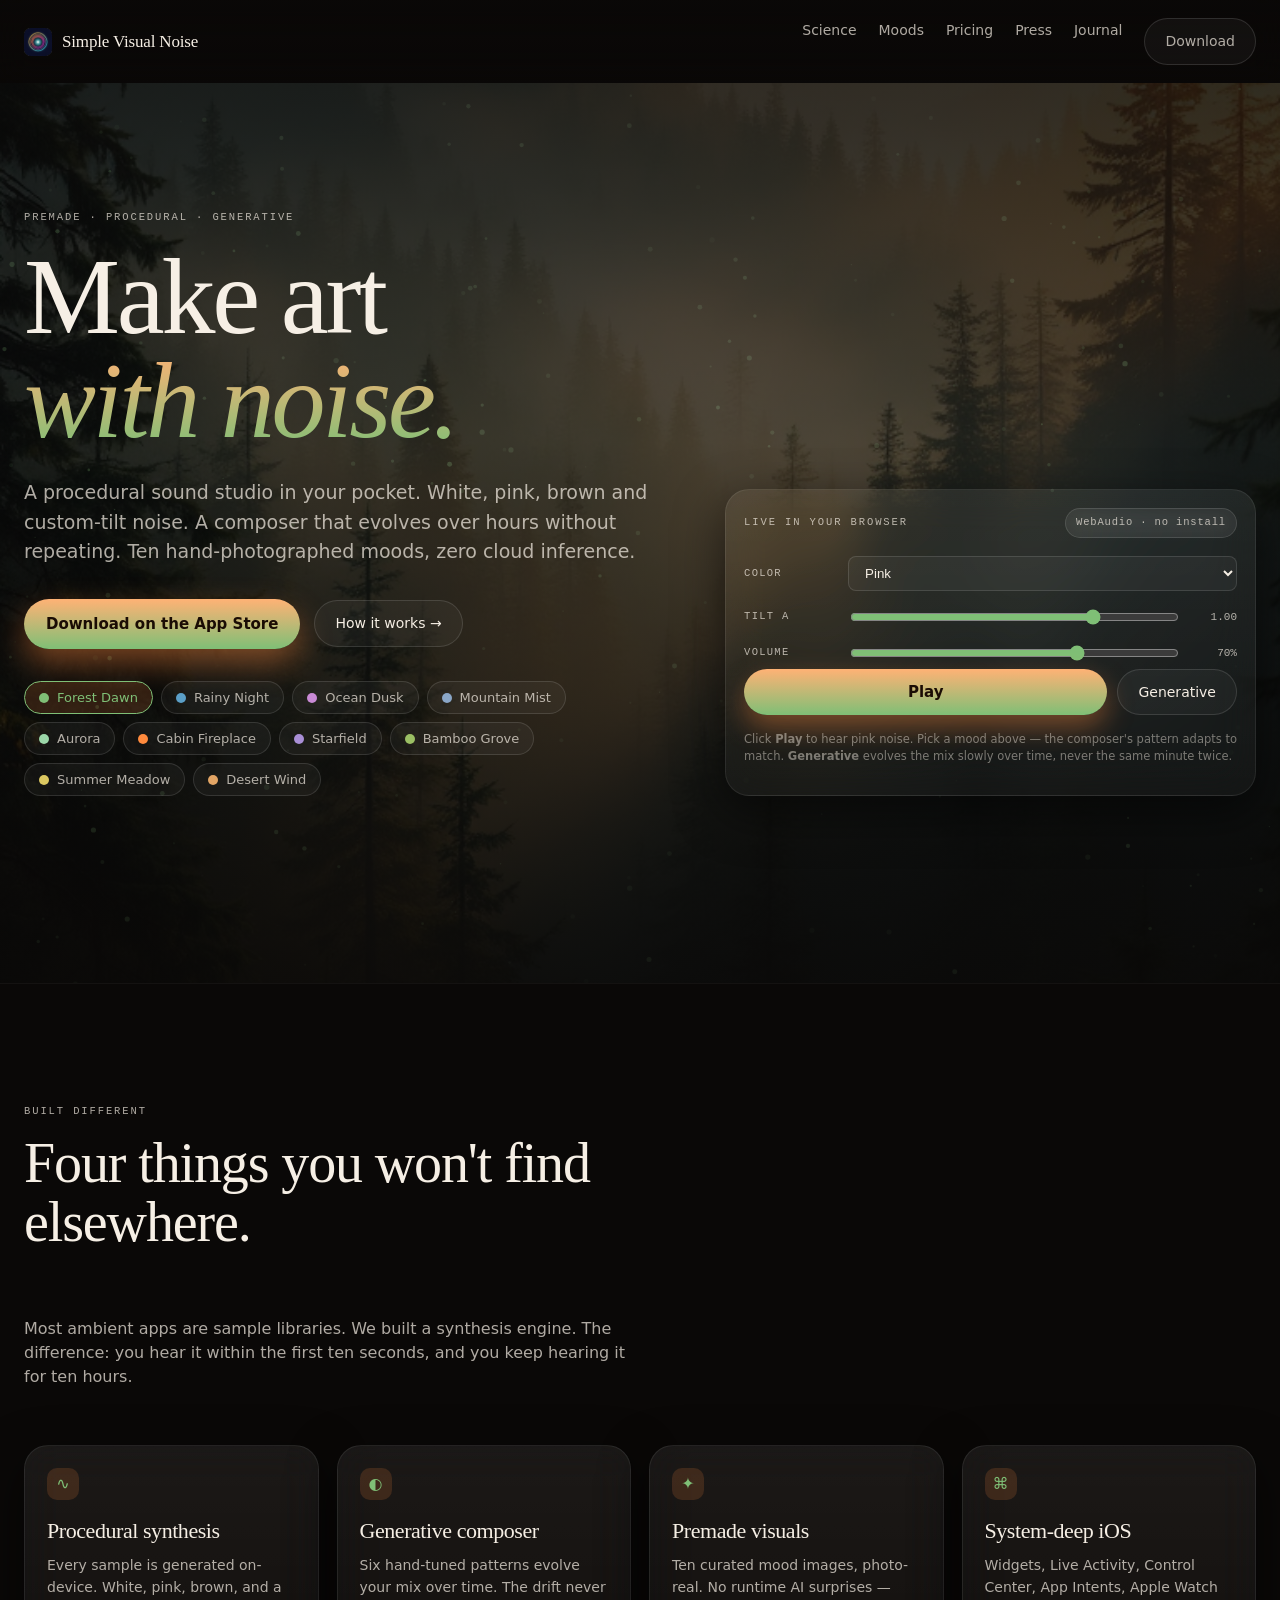
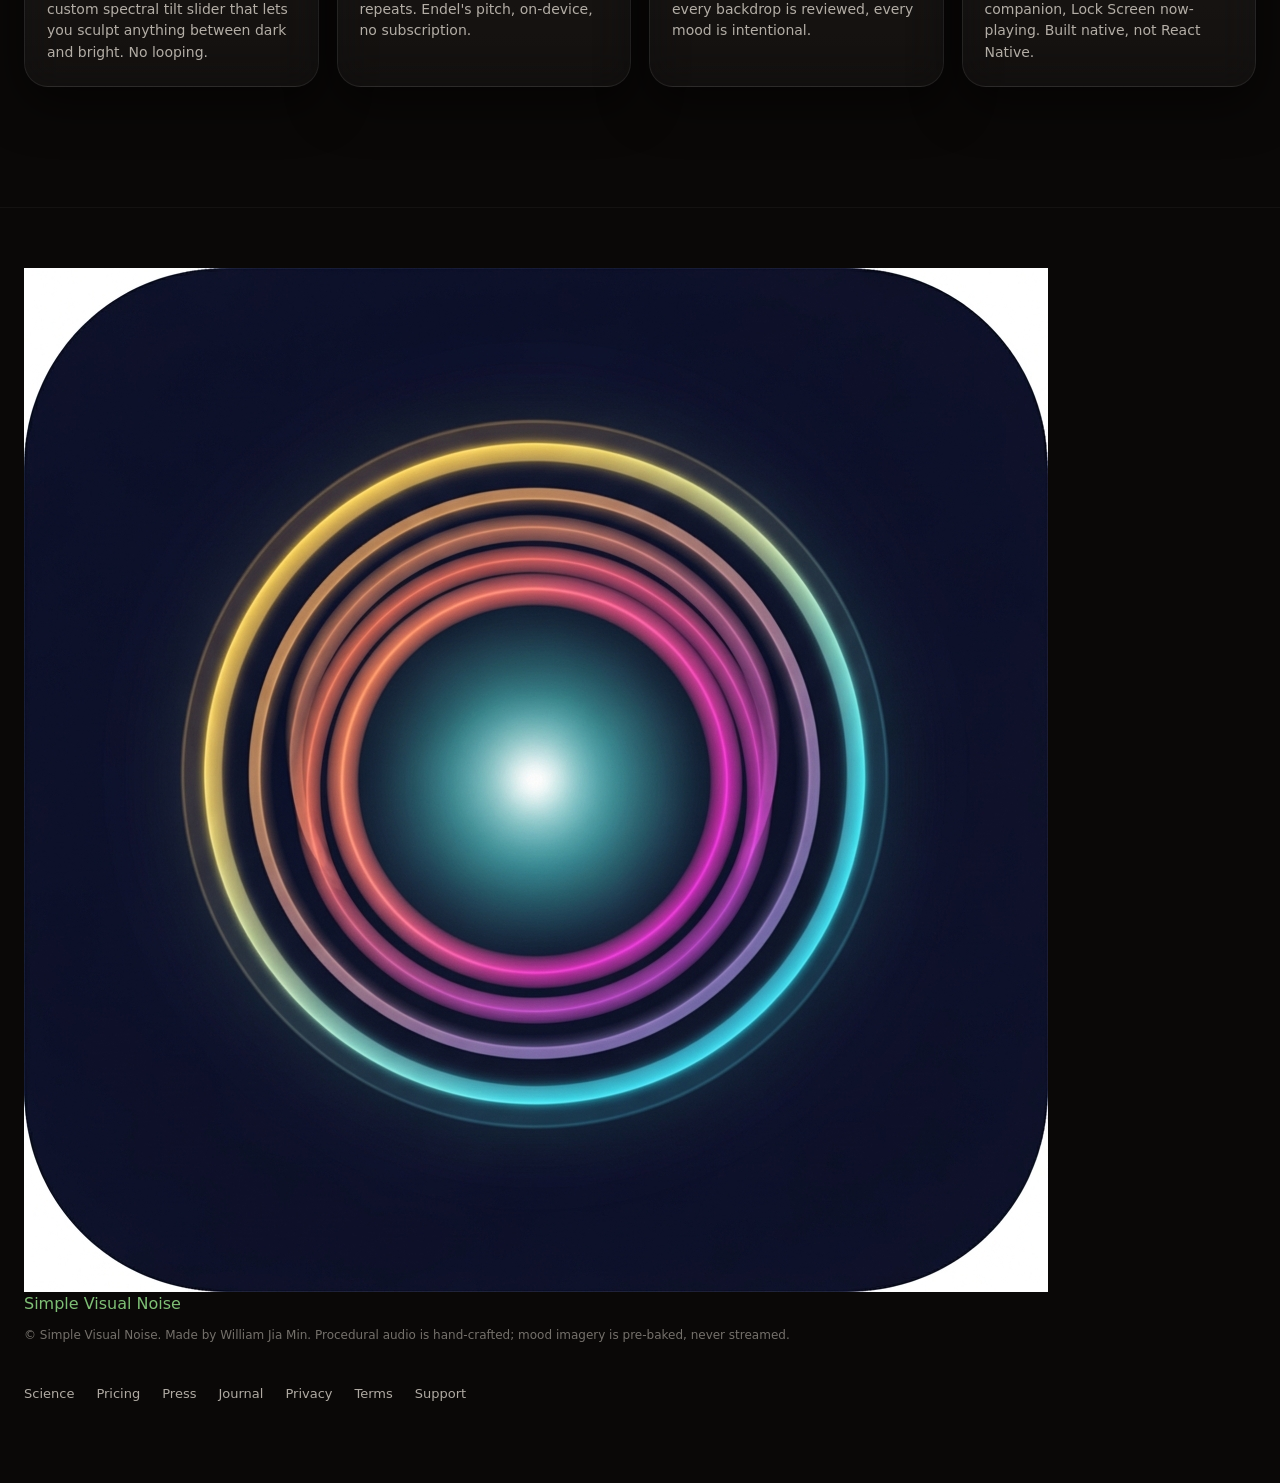
<file: index.html>
<!DOCTYPE html>
<html lang="en">
<head>
  <meta charset="utf-8" />
  <meta name="viewport" content="width=device-width, initial-scale=1, viewport-fit=cover" />
  <title>Simple Visual Noise — procedural soundscapes for focus, sleep & drift</title>
  <meta name="description" content="A procedural sound studio in your pocket. White, pink, brown and custom-tilt noise. Generative composition that never repeats. Built for focus, sleep and drift." />
  <meta property="og:title" content="Simple Visual Noise" />
  <meta property="og:description" content="A procedural sound studio in your pocket." />
  <meta property="og:image" content="./assets/moods/mood-forest-dawn.png" />
  <meta name="theme-color" content="#0a0807" />

  <link rel="icon" href="./assets/icons/appicon-modern.png" />
  <link rel="apple-touch-icon" href="./assets/icons/appicon-modern.png" />
  <link rel="stylesheet" href="./styles/base.css" />
  <link rel="stylesheet" href="./styles/layout.css" />

  <script type="module" src="./js/main.js"></script>
</head>
<body>

  <nav class="site-nav">
    <div class="container">
      <a class="brand" href="./">
        <img src="./assets/icons/appicon-modern.png" alt="SVN" />
        Simple Visual Noise
      </a>
      <div class="spacer"></div>
      <ul class="nav-links">
        <li><a href="./science.html">Science</a></li>
        <li><a href="./moods.html">Moods</a></li>
        <li><a href="./pricing.html">Pricing</a></li>
        <li><a href="./press.html">Press</a></li>
        <li><a href="./blog/">Journal</a></li>
        <li><a class="btn-ghost" href="#download">Download</a></li>
      </ul>
    </div>
  </nav>

  <section class="hero">
    <div id="hero-backdrop"></div>
    <canvas id="noise-canvas" aria-hidden="true"></canvas>

    <div class="container">
      <div class="hero-grid">
        <div class="hero-copy">
          <span class="eyebrow">Premade · Procedural · Generative</span>
          <h1>
            Make art<br/>
            <span class="accent-line">with noise.</span>
          </h1>
          <p class="lede">
            A procedural sound studio in your pocket. White, pink, brown
            and custom-tilt noise. A composer that evolves over hours
            without repeating. Ten hand-photographed moods, zero cloud
            inference.
          </p>
          <div class="hero-actions" id="download">
            <a class="btn-primary" href="https://apps.apple.com/app/simple-visual-noise/id0000000000">
              <span>Download on the App Store</span>
            </a>
            <a class="btn-ghost" href="./science.html">
              <span>How it works →</span>
            </a>
          </div>

          <div class="mood-picker" id="mood-picker" aria-label="Mood preview"></div>
        </div>

        <aside class="glass-card demo-panel" aria-label="In-browser demo">
          <header style="display:flex; align-items:center; justify-content:space-between; margin-bottom:18px;">
            <span class="eyebrow">Live in your browser</span>
            <span class="glass-chip">WebAudio · no install</span>
          </header>

          <div class="demo-row">
            <label class="demo-label" for="color-select">Color</label>
            <select id="color-select">
              <option value="pink" selected>Pink</option>
              <option value="white">White</option>
              <option value="brown">Brown</option>
              <option value="custom">Custom tilt</option>
            </select>
          </div>

          <div class="demo-row">
            <label class="demo-label" for="tilt-slider">Tilt α</label>
            <input id="tilt-slider" type="range" min="-2" max="2" step="0.01" value="1" />
            <span class="readout" id="tilt-readout">1.00</span>
          </div>

          <div class="demo-row">
            <label class="demo-label" for="gain-slider">Volume</label>
            <input id="gain-slider" type="range" min="0" max="1" step="0.01" value="0.7" />
            <span class="readout" id="gain-readout">70%</span>
          </div>

          <div class="transport-row">
            <button id="play-btn" type="button">Play</button>
            <button id="composer-btn" class="btn-ghost" type="button">Generative</button>
          </div>

          <p class="text-tertiary" style="font-size:11.5px; margin-top:16px; line-height:1.5;">
            Click <strong>Play</strong> to hear pink noise. Pick a mood
            above — the composer's pattern adapts to match. <strong>Generative</strong>
            evolves the mix slowly over time, never the same minute twice.
          </p>
        </aside>
      </div>
    </div>
  </section>

  <section class="features">
    <div class="container">
      <header class="section-intro">
        <span class="eyebrow">Built different</span>
        <h2 class="section-title">Four things you won't find elsewhere.</h2>
        <p class="text-secondary">
          Most ambient apps are sample libraries. We built a synthesis
          engine. The difference: you hear it within the first ten seconds,
          and you keep hearing it for ten hours.
        </p>
      </header>

      <div class="features-grid">
        <article class="glass-card feature-card">
          <span class="feature-icon">∿</span>
          <h3>Procedural synthesis</h3>
          <p>Every sample is generated on-device. White, pink, brown, and a custom spectral tilt slider that lets you sculpt anything between dark and bright. No looping.</p>
        </article>
        <article class="glass-card feature-card">
          <span class="feature-icon">◐</span>
          <h3>Generative composer</h3>
          <p>Six hand-tuned patterns evolve your mix over time. The drift never repeats. Endel's pitch, on-device, no subscription.</p>
        </article>
        <article class="glass-card feature-card">
          <span class="feature-icon">✦</span>
          <h3>Premade visuals</h3>
          <p>Ten curated mood images, photo-real. No runtime AI surprises — every backdrop is reviewed, every mood is intentional.</p>
        </article>
        <article class="glass-card feature-card">
          <span class="feature-icon">⌘</span>
          <h3>System-deep iOS</h3>
          <p>Widgets, Live Activity, Control Center, App Intents, Apple Watch companion, Lock Screen now-playing. Built native, not React Native.</p>
        </article>
      </div>
    </div>
  </section>

  <footer class="site-footer">
    <div class="container">
      <div>
        <a class="brand" href="./" style="margin-bottom:8px;">
          <img src="./assets/icons/appicon-modern.png" alt="SVN" />
          Simple Visual Noise
        </a>
        <p class="text-tertiary" style="margin-top:10px; font-size:12px;">
          © Simple Visual Noise. Made by William Jia Min. Procedural audio is hand-crafted; mood imagery is pre-baked, never streamed.
        </p>
      </div>
      <div class="footer-links">
        <a href="./science.html">Science</a>
        <a href="./pricing.html">Pricing</a>
        <a href="./press.html">Press</a>
        <a href="./blog/">Journal</a>
        <a href="./legal/privacy-policy.html">Privacy</a>
        <a href="./legal/terms-of-use.html">Terms</a>
        <a href="./legal/support.html">Support</a>
      </div>
    </div>
  </footer>

</body>
</html>
</file>
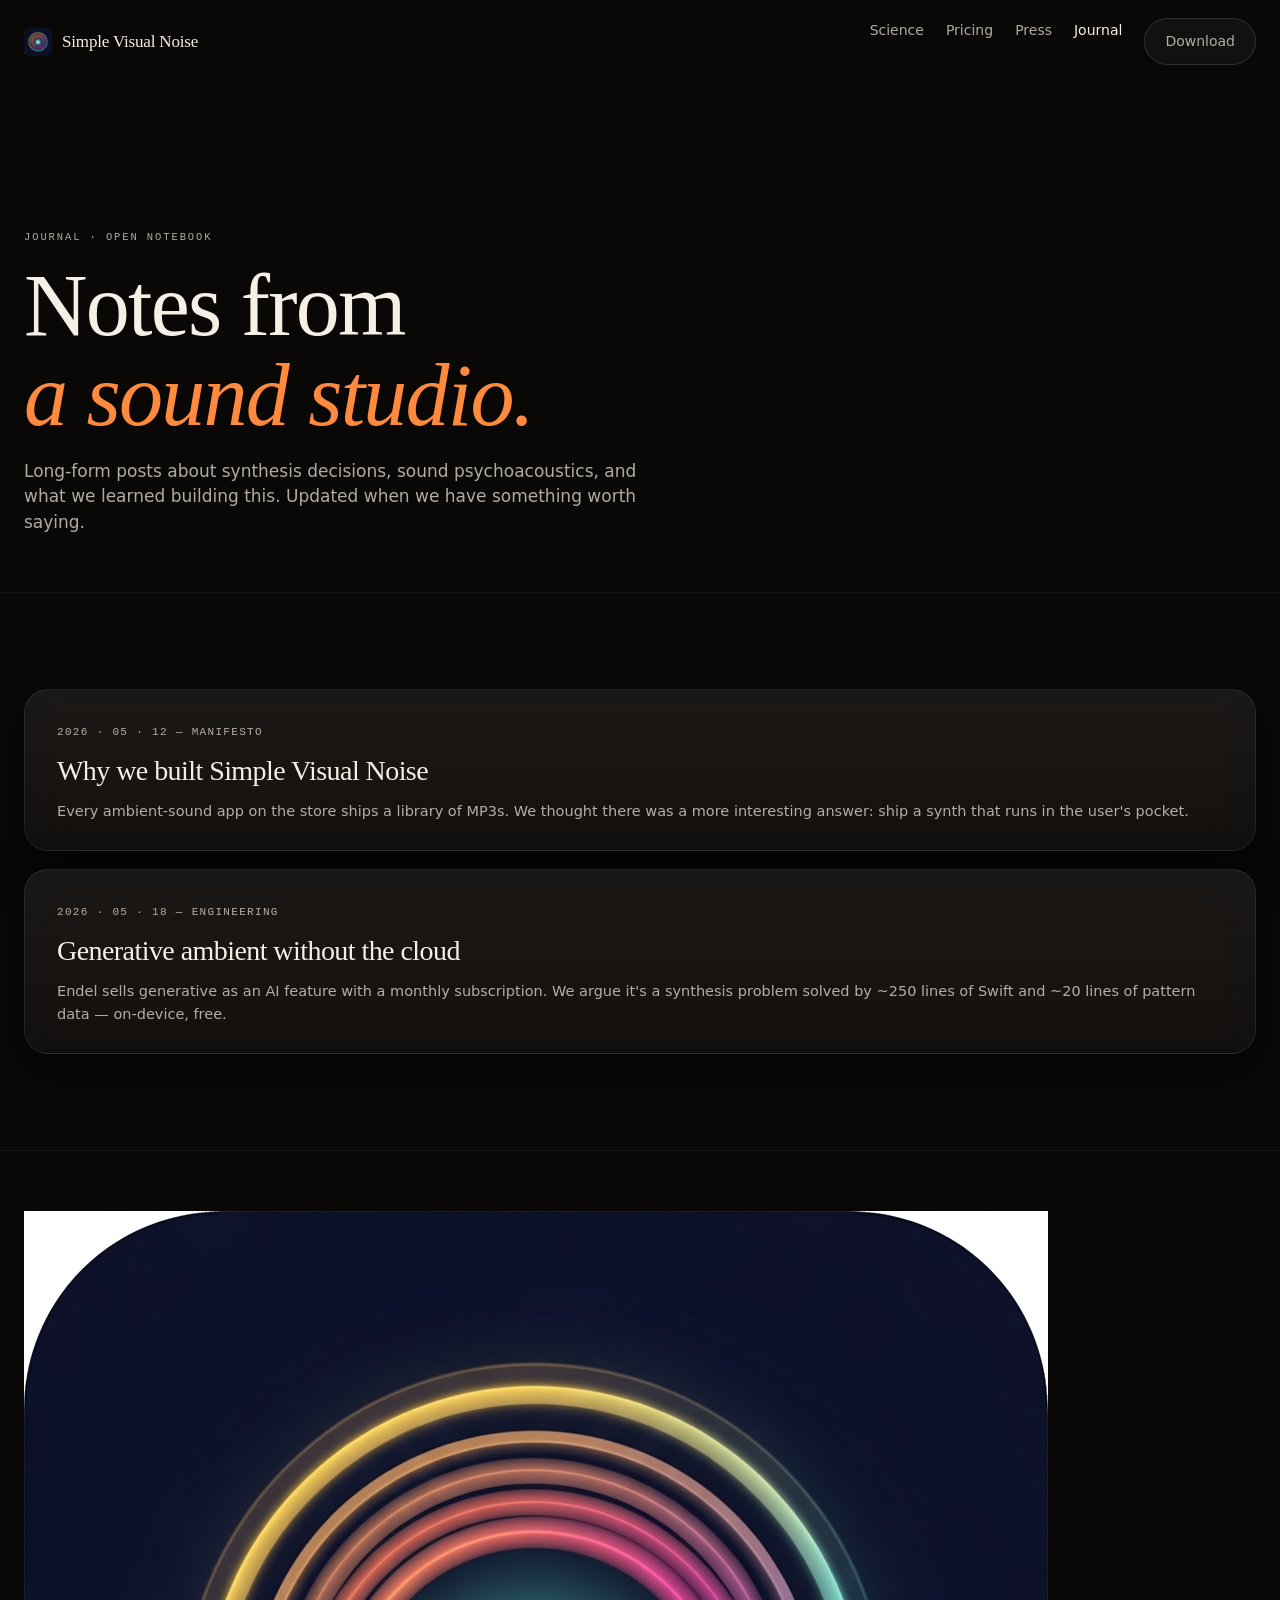
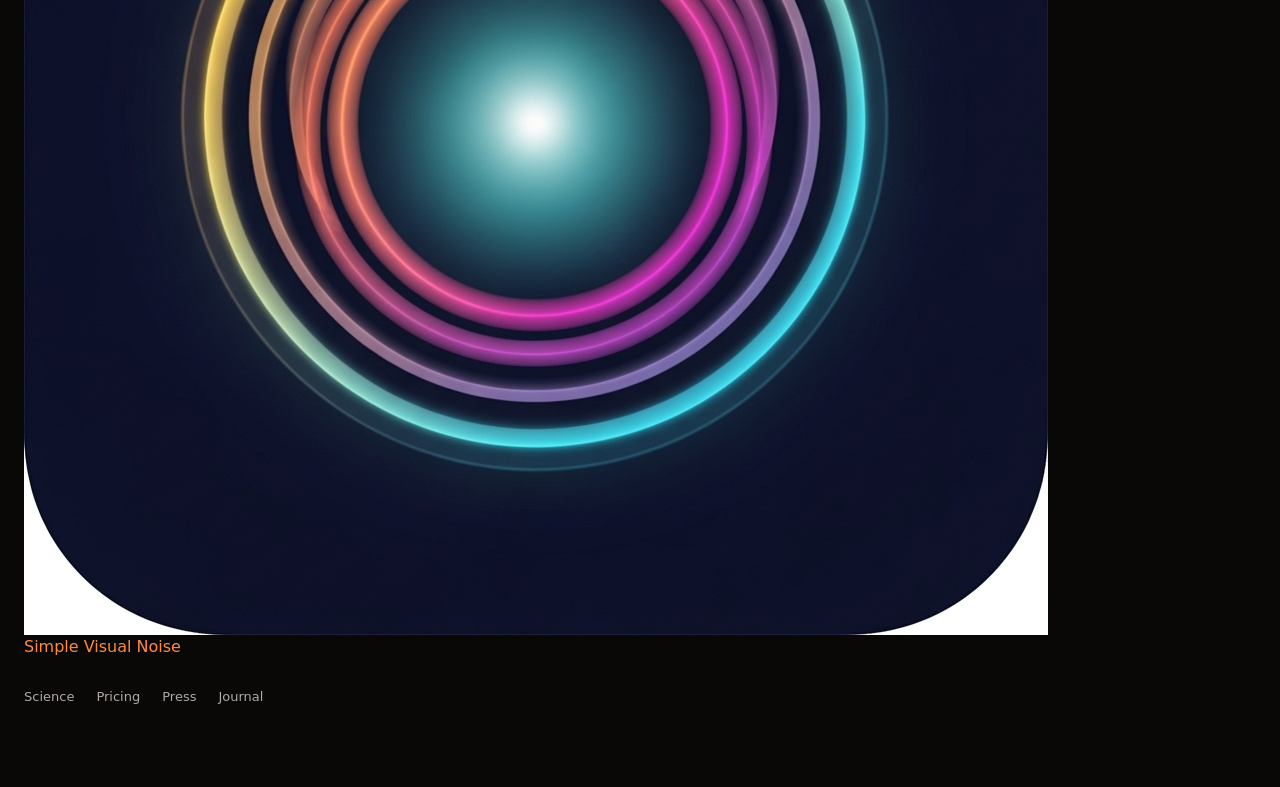
<file: blog/index.html>
<!DOCTYPE html>
<html lang="en">
<head>
  <meta charset="utf-8" />
  <meta name="viewport" content="width=device-width, initial-scale=1" />
  <title>Journal · Simple Visual Noise</title>
  <meta name="description" content="Notes from building Simple Visual Noise — synthesis decisions, sound science, retrospectives." />
  <link rel="icon" href="../assets/icons/appicon-modern.png" />
  <link rel="stylesheet" href="../styles/base.css" />
  <link rel="stylesheet" href="../styles/layout.css" />
  <style>
    .blog-hero { padding: 140px 0 40px; }
    .post-list {
      display: grid; gap: 18px;
      grid-template-columns: 1fr;
    }
    .post-card { padding: 28px 32px; transition: transform 0.18s; }
    .post-card:hover { transform: translateY(-2px); }
    .post-card a { color: var(--text-primary); }
    .post-card h3 {
      font-family: var(--font-display);
      font-size: 28px; font-weight: 500;
      letter-spacing: -0.02em;
      margin: 8px 0;
    }
    .post-card .meta {
      font-family: var(--font-mono);
      font-size: 11px;
      letter-spacing: 0.12em;
      text-transform: uppercase;
      color: var(--text-secondary);
    }
    .post-card p { color: var(--text-secondary); font-size: 14.5px; margin: 8px 0 0; line-height: 1.55; }
  </style>
</head>
<body>

  <nav class="site-nav">
    <div class="container">
      <a class="brand" href="../"><img src="../assets/icons/appicon-modern.png" alt="SVN" />Simple Visual Noise</a>
      <div class="spacer"></div>
      <ul class="nav-links">
        <li><a href="../science.html">Science</a></li>
        <li><a href="../pricing.html">Pricing</a></li>
        <li><a href="../press.html">Press</a></li>
        <li><a href="./" style="color: var(--text-primary);">Journal</a></li>
        <li><a class="btn-ghost" href="../#download">Download</a></li>
      </ul>
    </div>
  </nav>

  <section class="blog-hero">
    <div class="container">
      <span class="eyebrow">Journal · open notebook</span>
      <h1 class="display" style="font-size: clamp(48px, 7vw, 88px); margin-top: 14px;">Notes from<br/><span class="italic accent">a sound studio.</span></h1>
      <p class="text-secondary" style="max-width: 60ch; margin-top: 18px; font-size: 17px;">
        Long-form posts about synthesis decisions, sound psychoacoustics,
        and what we learned building this. Updated when we have something
        worth saying.
      </p>
    </div>
  </section>

  <section>
    <div class="container">
      <div class="post-list">
        <article class="glass-card post-card">
          <a href="./why-simple-visual-noise.html">
            <span class="meta">2026 · 05 · 12 — Manifesto</span>
            <h3>Why we built Simple Visual Noise</h3>
            <p>Every ambient-sound app on the store ships a library of MP3s. We thought there was a more interesting answer: ship a synth that runs in the user's pocket.</p>
          </a>
        </article>
        <article class="glass-card post-card">
          <a href="./generative-without-cloud.html">
            <span class="meta">2026 · 05 · 18 — Engineering</span>
            <h3>Generative ambient without the cloud</h3>
            <p>Endel sells generative as an AI feature with a monthly subscription. We argue it's a synthesis problem solved by ~250 lines of Swift and ~20 lines of pattern data — on-device, free.</p>
          </a>
        </article>
      </div>
    </div>
  </section>

  <footer class="site-footer">
    <div class="container">
      <div>
        <a class="brand" href="../"><img src="../assets/icons/appicon-modern.png" alt="SVN" />Simple Visual Noise</a>
      </div>
      <div class="footer-links">
        <a href="../science.html">Science</a>
        <a href="../pricing.html">Pricing</a>
        <a href="../press.html">Press</a>
        <a href="./">Journal</a>
      </div>
    </div>
  </footer>

</body>
</html>
</file>
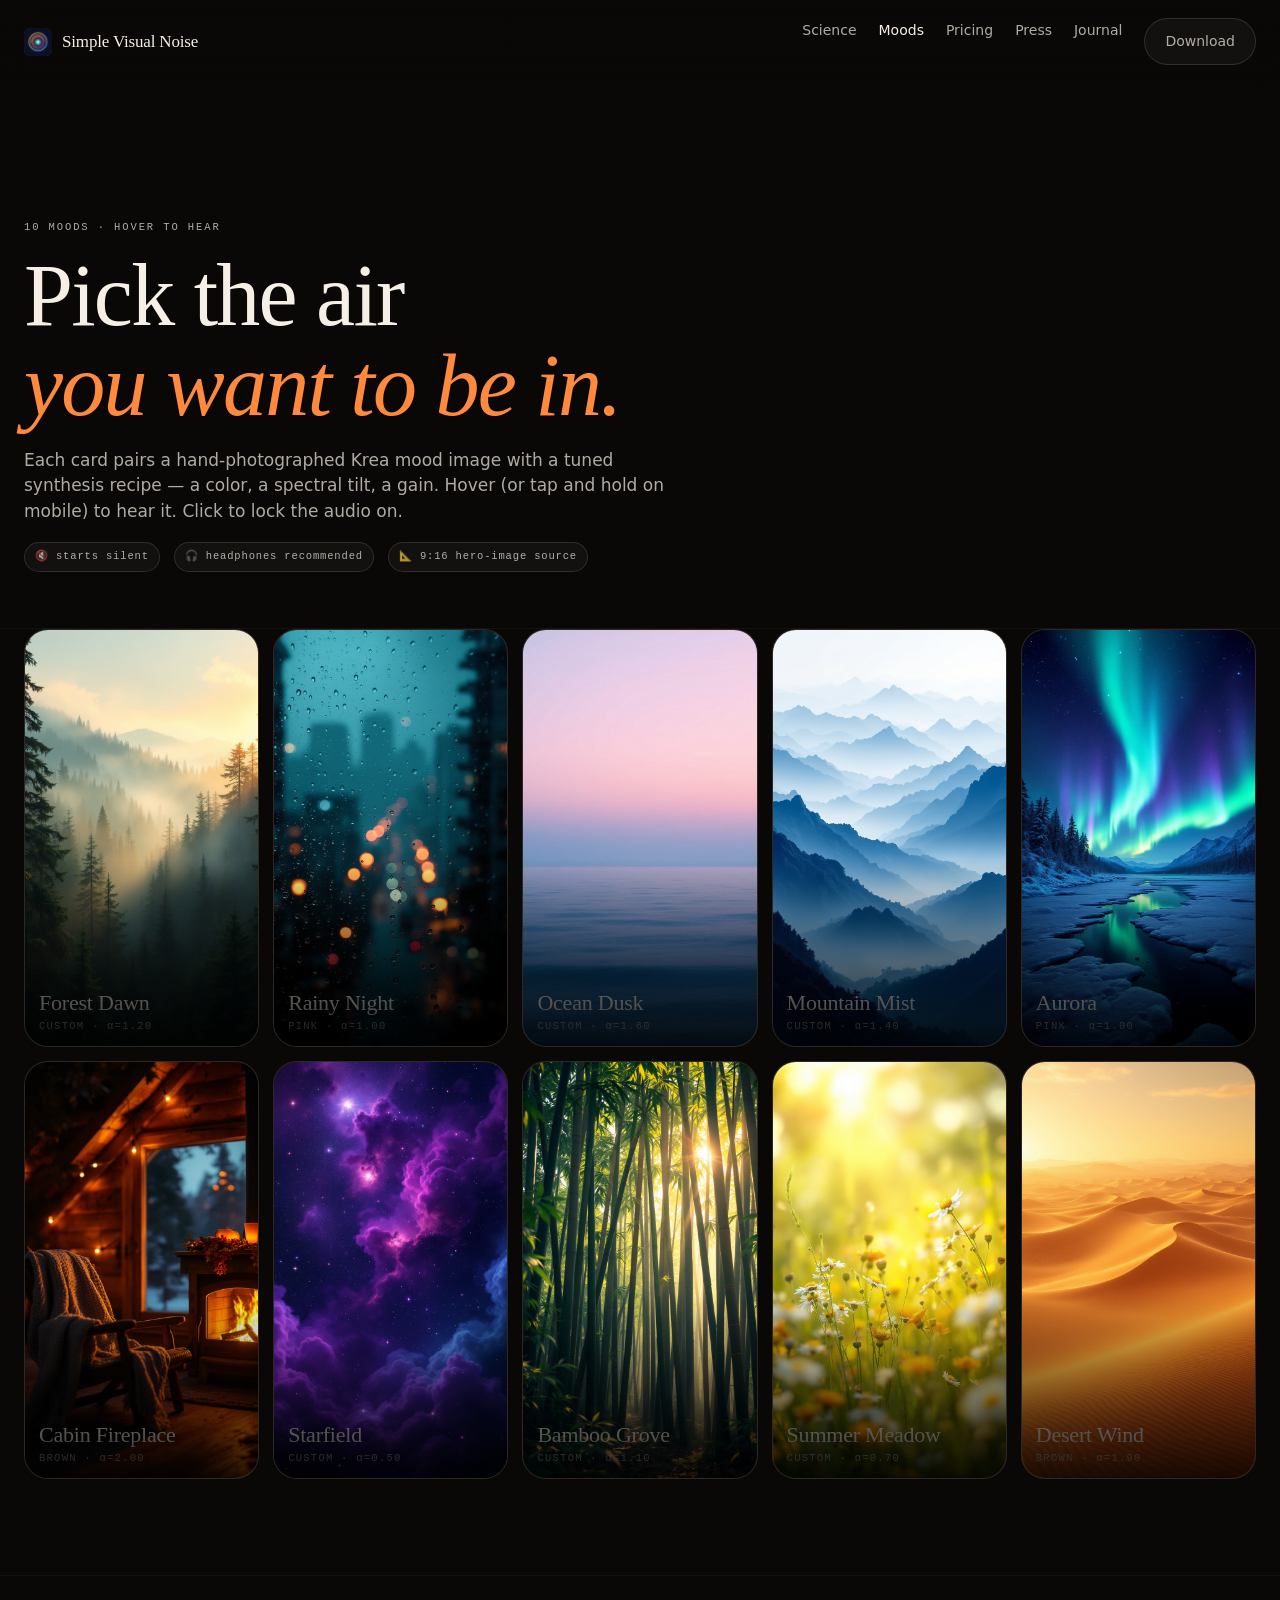
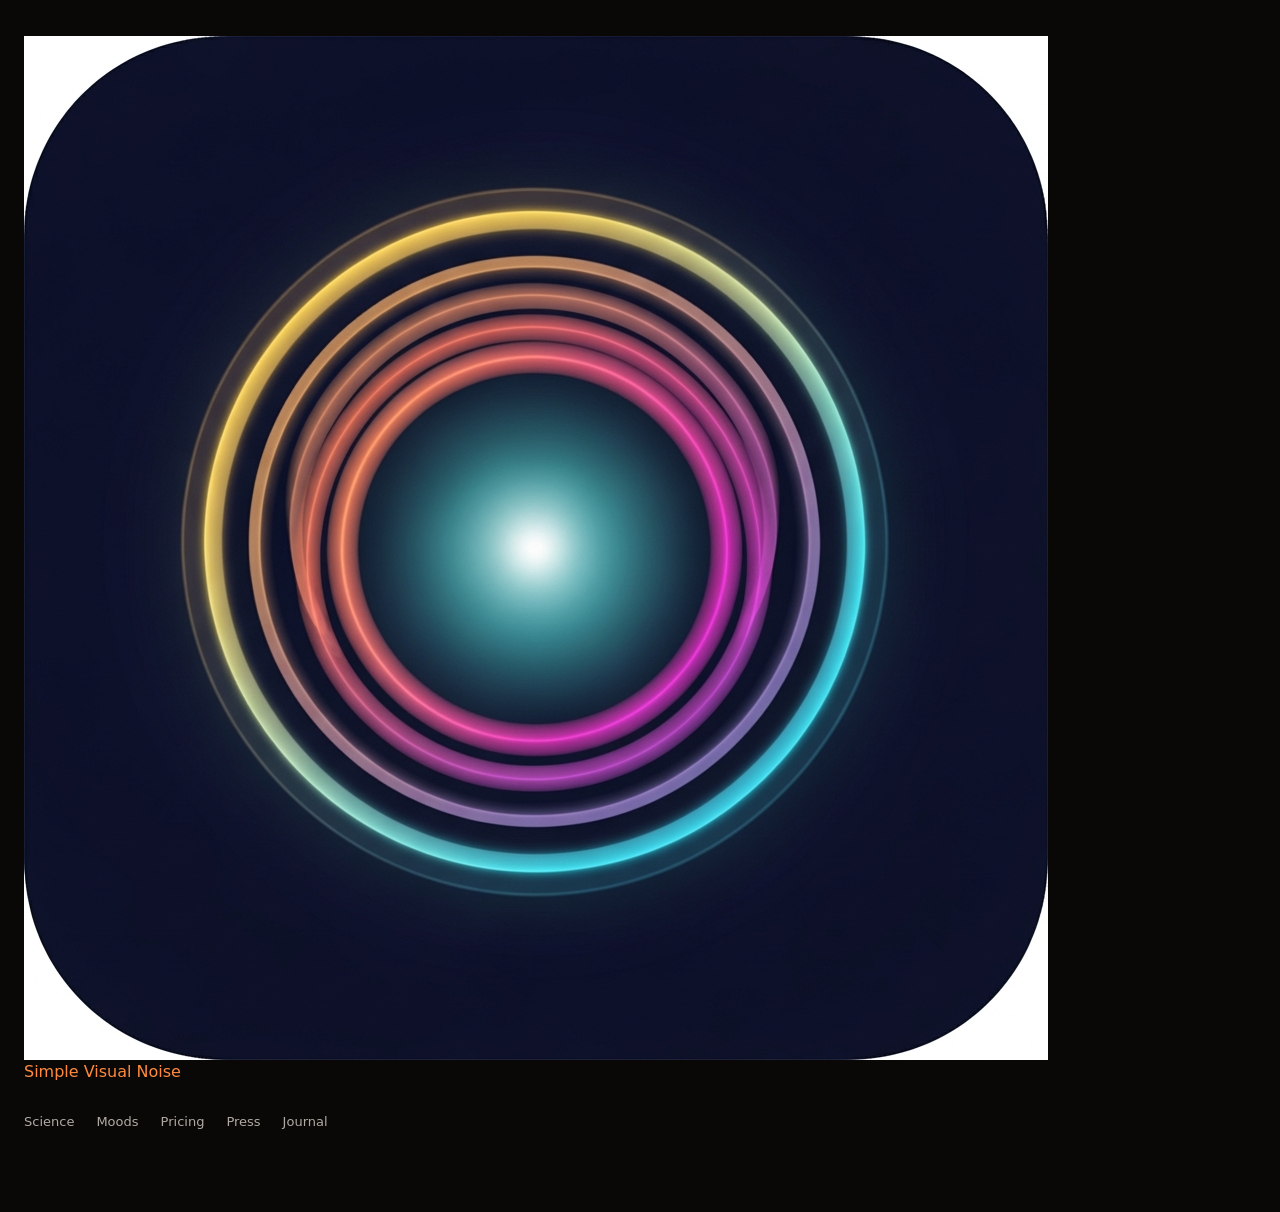
<file: moods.html>
<!DOCTYPE html>
<html lang="en">
<head>
  <meta charset="utf-8" />
  <meta name="viewport" content="width=device-width, initial-scale=1" />
  <title>Mood gallery · Simple Visual Noise</title>
  <meta name="description" content="Hover any mood image to hear its curated noise recipe. Ten hand-photographed Krea moods, each paired with a tuned synthesis preset." />
  <link rel="icon" href="./assets/icons/appicon-modern.png" />
  <link rel="stylesheet" href="./styles/base.css" />
  <link rel="stylesheet" href="./styles/layout.css" />
  <style>
    .gallery-hero { padding: 130px 0 32px; }
    .mood-gallery {
      display: grid;
      grid-template-columns: repeat(auto-fill, minmax(220px, 1fr));
      gap: 14px;
    }
    .mood-card {
      position: relative;
      border-radius: var(--radius-lg);
      overflow: hidden;
      aspect-ratio: 9 / 16;
      padding: 0;
      background: var(--surface);
      border: 1px solid var(--card-stroke);
      cursor: pointer;
      transition: transform 0.22s, box-shadow 0.22s, border-color 0.22s;
    }
    .mood-card:hover, .mood-card:focus-visible {
      transform: translateY(-3px);
      box-shadow: 0 24px 60px rgba(0,0,0,0.6), 0 0 0 1px var(--card-tone, var(--accent));
      border-color: transparent;
    }
    .mood-card img {
      position: absolute; inset: 0;
      width: 100%; height: 100%;
      object-fit: cover;
      transition: transform 0.6s, filter 0.4s;
    }
    .mood-card:hover img,
    .mood-card:focus-visible img {
      transform: scale(1.04);
      filter: saturate(115%) brightness(0.95);
    }
    .mood-card::after {
      content: "";
      position: absolute; inset: 0;
      background: linear-gradient(180deg, transparent 55%, rgba(0,0,0,0.85) 100%);
      pointer-events: none;
    }
    .mood-card-body {
      position: absolute;
      left: 14px; right: 14px; bottom: 14px;
      display: flex; flex-direction: column; gap: 4px;
      color: var(--text-primary);
      text-align: left;
    }
    .mood-card-label { font-family: var(--font-display); font-size: 22px; letter-spacing: -0.01em; }
    .mood-card-mono { font-family: var(--font-mono); font-size: 10.5px; letter-spacing: 0.12em; color: var(--text-secondary); }
    .hint-row {
      display: flex; align-items: center; gap: 14px;
      flex-wrap: wrap;
      margin-bottom: 24px;
    }
  </style>
  <script type="module" src="./js/gallery.js"></script>
</head>
<body>

  <nav class="site-nav">
    <div class="container">
      <a class="brand" href="./"><img src="./assets/icons/appicon-modern.png" alt="SVN" />Simple Visual Noise</a>
      <div class="spacer"></div>
      <ul class="nav-links">
        <li><a href="./science.html">Science</a></li>
        <li><a href="./moods.html" style="color: var(--text-primary);">Moods</a></li>
        <li><a href="./pricing.html">Pricing</a></li>
        <li><a href="./press.html">Press</a></li>
        <li><a href="./blog/">Journal</a></li>
        <li><a class="btn-ghost" href="./#download">Download</a></li>
      </ul>
    </div>
  </nav>

  <section class="gallery-hero">
    <div class="container">
      <span class="eyebrow">10 moods · hover to hear</span>
      <h1 class="display" style="font-size: clamp(48px, 7vw, 88px); margin: 14px 0;">Pick the air<br/><span class="italic accent">you want to be in.</span></h1>
      <p class="text-secondary" style="max-width: 60ch; font-size: 17px; margin-bottom: 18px;">
        Each card pairs a hand-photographed Krea mood image with a tuned
        synthesis recipe — a color, a spectral tilt, a gain. Hover (or tap
        and hold on mobile) to hear it. Click to lock the audio on.
      </p>
      <div class="hint-row">
        <span class="glass-chip">🔇 starts silent</span>
        <span class="glass-chip">🎧 headphones recommended</span>
        <span class="glass-chip">📐 9:16 hero-image source</span>
      </div>
    </div>
  </section>

  <section style="padding-top: 0;">
    <div class="container">
      <div id="mood-gallery" class="mood-gallery"></div>
    </div>
  </section>

  <footer class="site-footer">
    <div class="container">
      <div>
        <a class="brand" href="./"><img src="./assets/icons/appicon-modern.png" alt="SVN" />Simple Visual Noise</a>
      </div>
      <div class="footer-links">
        <a href="./science.html">Science</a>
        <a href="./moods.html">Moods</a>
        <a href="./pricing.html">Pricing</a>
        <a href="./press.html">Press</a>
        <a href="./blog/">Journal</a>
      </div>
    </div>
  </footer>

</body>
</html>
</file>
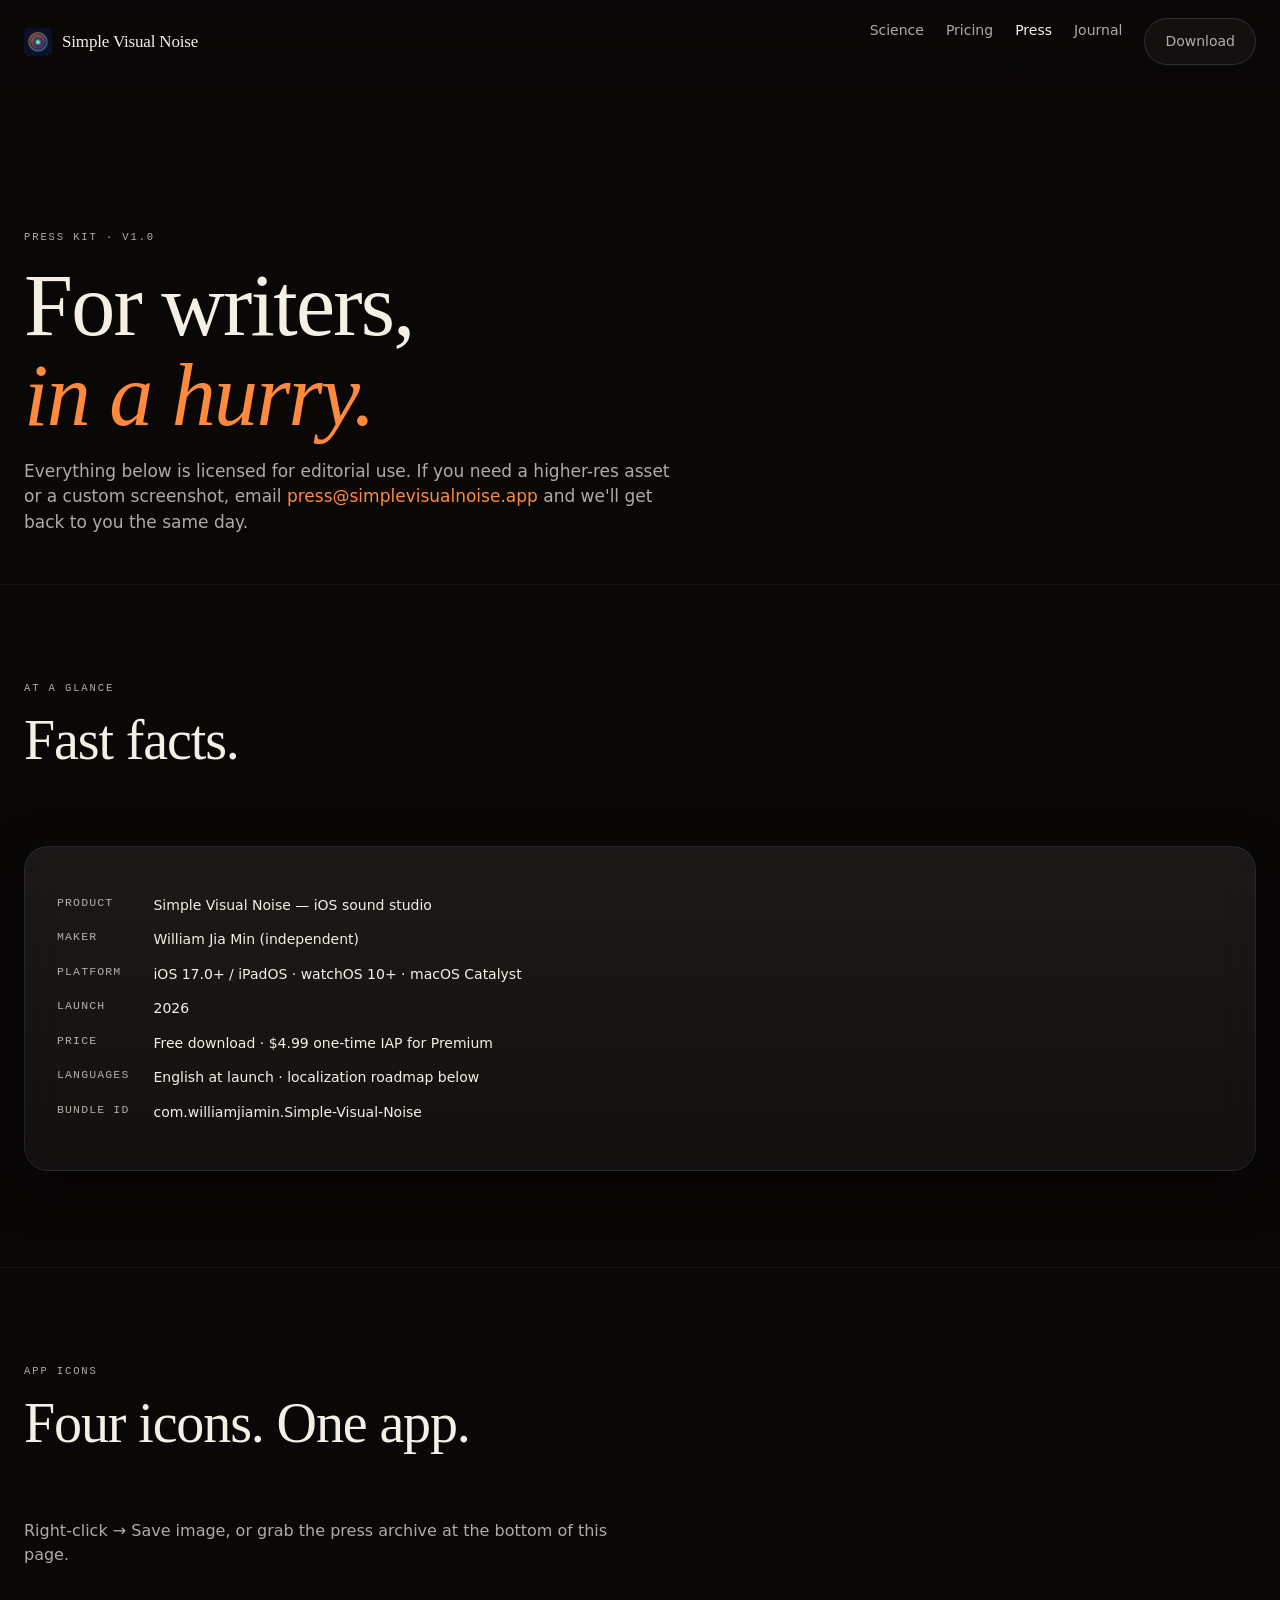
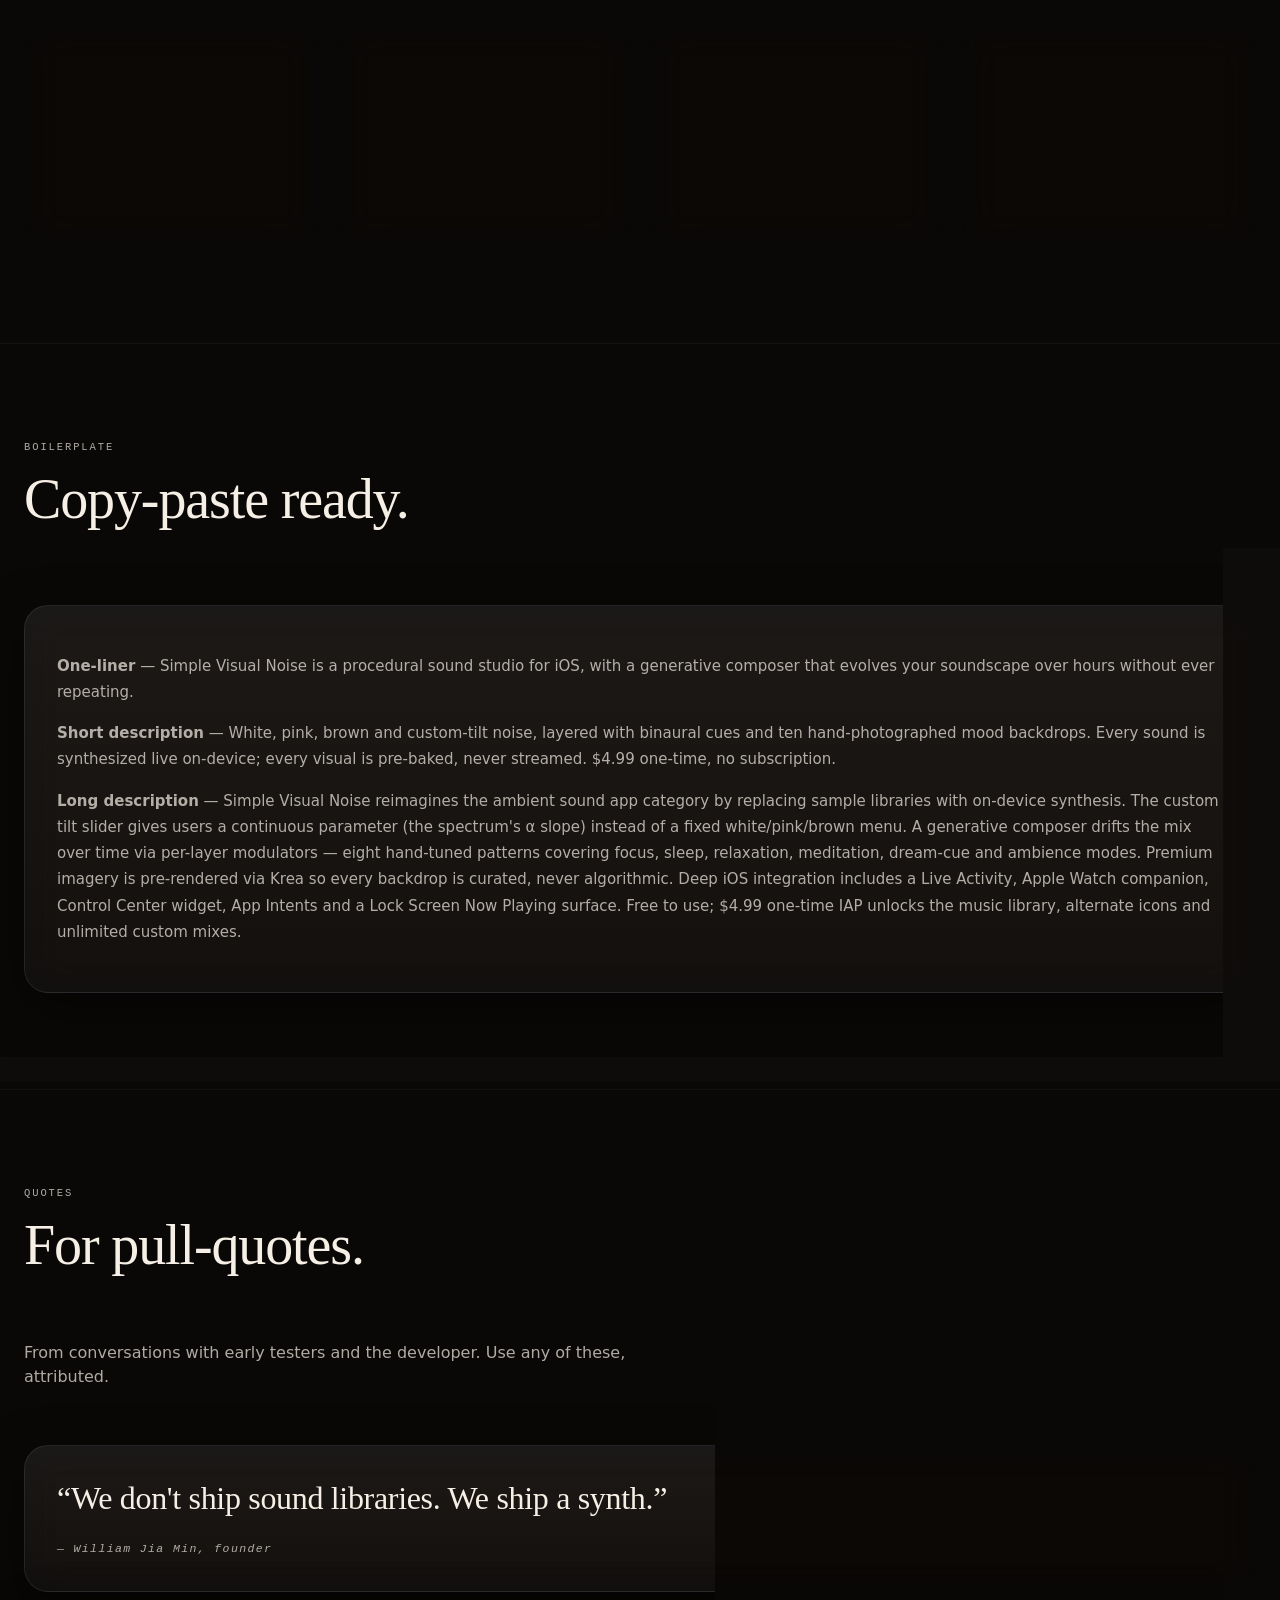
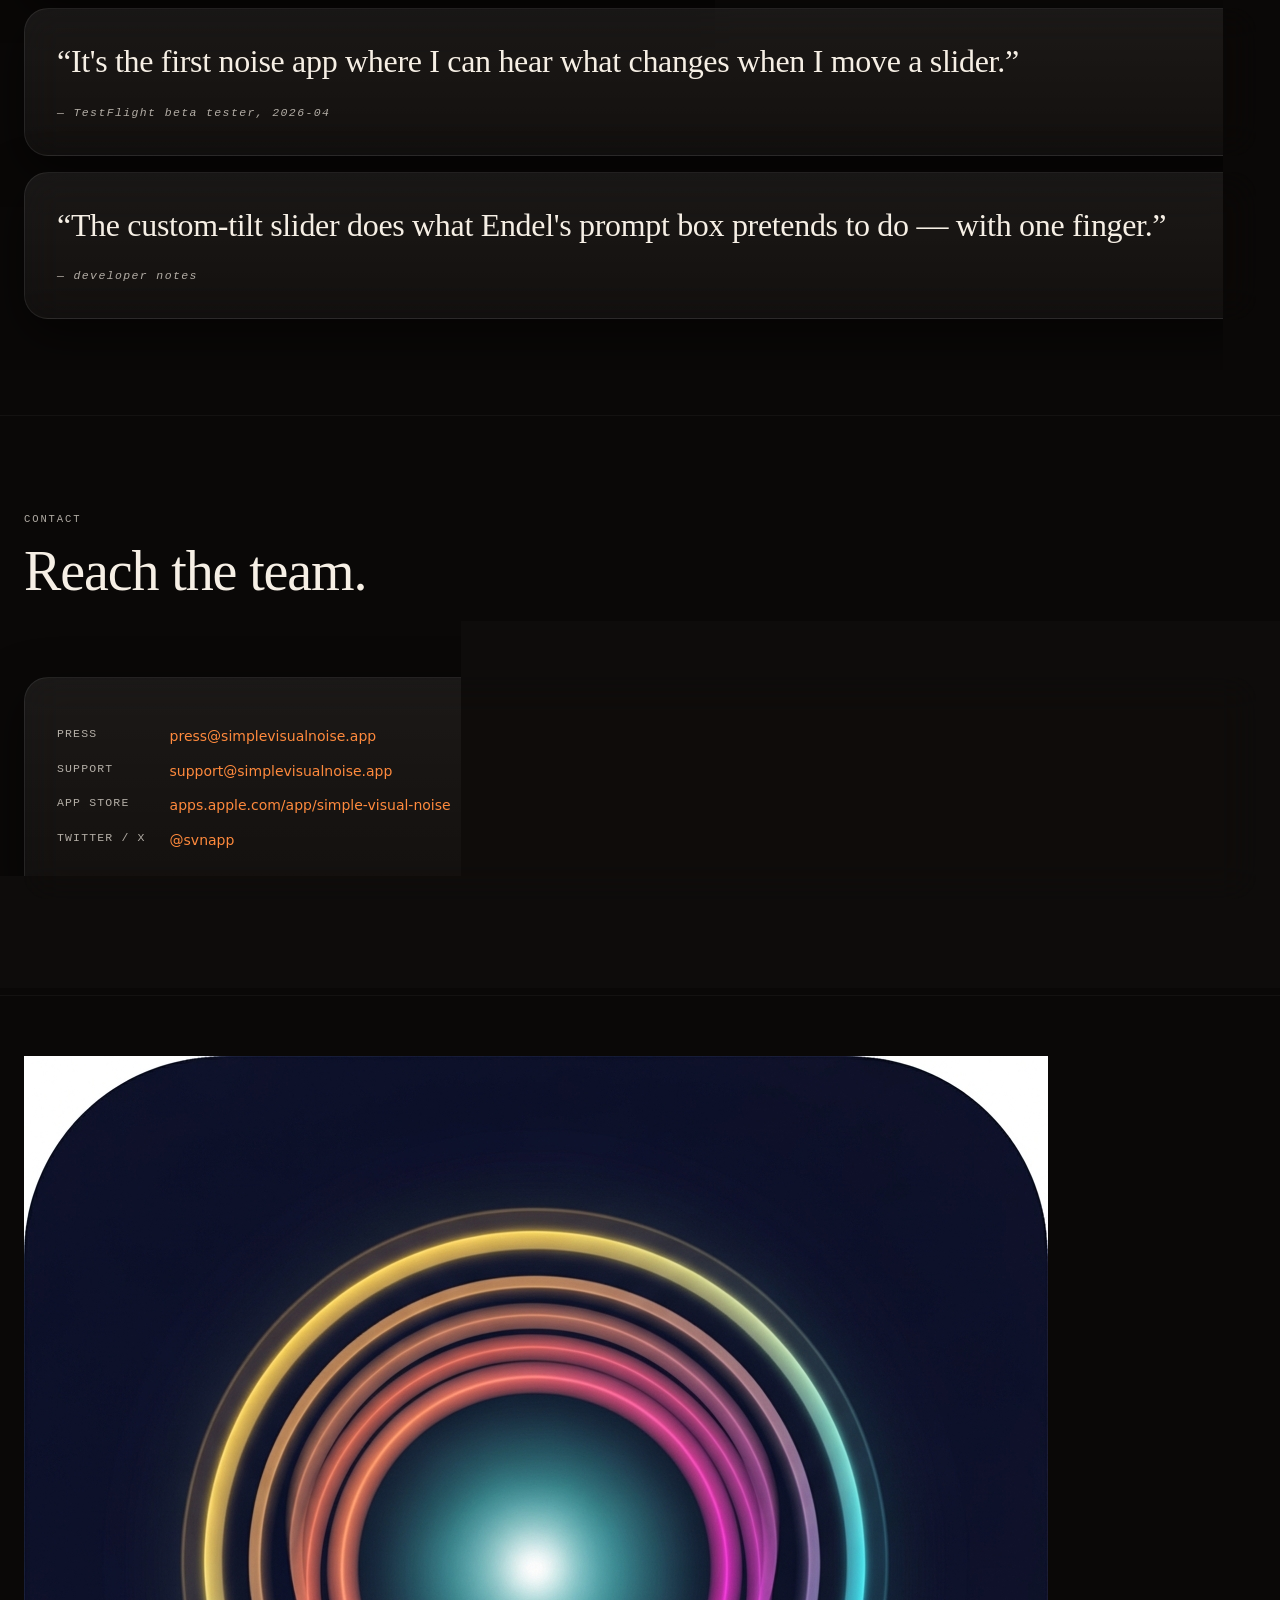
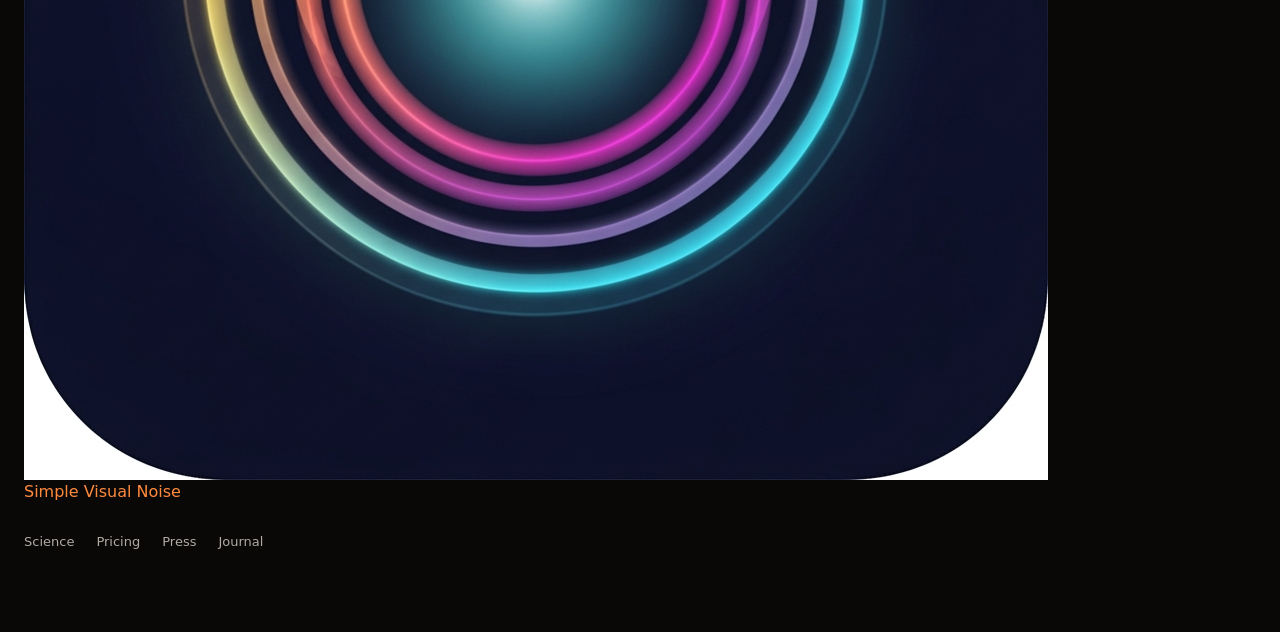
<file: press.html>
<!DOCTYPE html>
<html lang="en">
<head>
  <meta charset="utf-8" />
  <meta name="viewport" content="width=device-width, initial-scale=1" />
  <title>Press kit · Simple Visual Noise</title>
  <meta name="description" content="Logo, screenshots, copy, contact — everything press needs to cover Simple Visual Noise." />
  <link rel="icon" href="./assets/icons/appicon-modern.png" />
  <link rel="stylesheet" href="./styles/base.css" />
  <link rel="stylesheet" href="./styles/layout.css" />
  <style>
    .press-hero { padding: 140px 0 32px; }
    .icon-grid {
      display: grid;
      grid-template-columns: repeat(auto-fit, minmax(160px, 1fr));
      gap: 18px;
      margin-top: 24px;
    }
    .icon-tile {
      display: flex; flex-direction: column; align-items: center; gap: 10px;
      padding: 18px;
    }
    .icon-tile img { width: 100%; max-width: 160px; border-radius: 28px; aspect-ratio: 1/1; object-fit: cover; }
    .icon-tile .label { font-family: var(--font-mono); font-size: 11px; letter-spacing: 0.1em; color: var(--text-secondary); }
    .quote { padding: 32px; }
    .quote blockquote {
      font-family: var(--font-display);
      font-size: clamp(22px, 2.6vw, 32px);
      line-height: 1.3;
      margin: 0 0 16px;
      letter-spacing: -0.01em;
    }
    .quote cite { font-family: var(--font-mono); font-size: 11.5px; letter-spacing: 0.12em; color: var(--text-secondary); }
    .boilerplate { padding: 32px; line-height: 1.75; }
    .boilerplate p { color: var(--text-secondary); font-size: 15px; }
    .meta-grid {
      display: grid;
      grid-template-columns: max-content 1fr;
      gap: 10px 24px;
      font-size: 14px;
    }
    .meta-grid dt { font-family: var(--font-mono); font-size: 11.5px; letter-spacing: 0.1em; text-transform: uppercase; color: var(--text-secondary); }
    .meta-grid dd { margin: 0; color: var(--text-primary); }
  </style>
</head>
<body>

  <nav class="site-nav">
    <div class="container">
      <a class="brand" href="./"><img src="./assets/icons/appicon-modern.png" alt="SVN" />Simple Visual Noise</a>
      <div class="spacer"></div>
      <ul class="nav-links">
        <li><a href="./science.html">Science</a></li>
        <li><a href="./pricing.html">Pricing</a></li>
        <li><a href="./press.html" style="color: var(--text-primary);">Press</a></li>
        <li><a href="./blog/">Journal</a></li>
        <li><a class="btn-ghost" href="./#download">Download</a></li>
      </ul>
    </div>
  </nav>

  <section class="press-hero">
    <div class="container">
      <span class="eyebrow">Press kit · v1.0</span>
      <h1 class="display" style="font-size: clamp(48px, 7vw, 88px); margin-top: 14px;">For writers,<br/><span class="italic accent">in a hurry.</span></h1>
      <p class="text-secondary" style="max-width: 60ch; margin-top: 18px; font-size: 17px;">
        Everything below is licensed for editorial use. If you need a
        higher-res asset or a custom screenshot, email
        <a href="mailto:press@simplevisualnoise.app">press@simplevisualnoise.app</a>
        and we'll get back to you the same day.
      </p>
    </div>
  </section>

  <section>
    <div class="container">
      <header class="section-intro">
        <span class="eyebrow">At a glance</span>
        <h2 class="section-title">Fast facts.</h2>
      </header>
      <div class="glass-card boilerplate">
        <dl class="meta-grid">
          <dt>Product</dt><dd>Simple Visual Noise — iOS sound studio</dd>
          <dt>Maker</dt><dd>William Jia Min (independent)</dd>
          <dt>Platform</dt><dd>iOS 17.0+ / iPadOS · watchOS 10+ · macOS Catalyst</dd>
          <dt>Launch</dt><dd>2026</dd>
          <dt>Price</dt><dd>Free download · $4.99 one-time IAP for Premium</dd>
          <dt>Languages</dt><dd>English at launch · localization roadmap below</dd>
          <dt>Bundle ID</dt><dd>com.williamjiamin.Simple-Visual-Noise</dd>
        </dl>
      </div>
    </div>
  </section>

  <section>
    <div class="container">
      <header class="section-intro">
        <span class="eyebrow">App icons</span>
        <h2 class="section-title">Four icons. One app.</h2>
        <p class="text-secondary">Right-click → Save image, or grab the press archive at the bottom of this page.</p>
      </header>
      <div class="icon-grid">
        <div class="icon-tile glass-card">
          <img src="./assets/icons/appicon-modern.png" alt="Modern icon" />
          <span class="label">MODERN</span>
        </div>
        <div class="icon-tile glass-card">
          <img src="./assets/icons/appicon-gba.png" alt="GBA icon" />
          <span class="label">GBA</span>
        </div>
        <div class="icon-tile glass-card">
          <img src="./assets/icons/appicon-analog.png" alt="Analog icon" />
          <span class="label">ANALOG</span>
        </div>
        <div class="icon-tile glass-card">
          <img src="./assets/icons/appicon-crt.png" alt="CRT icon" />
          <span class="label">CRT</span>
        </div>
      </div>
    </div>
  </section>

  <section>
    <div class="container">
      <header class="section-intro">
        <span class="eyebrow">Boilerplate</span>
        <h2 class="section-title">Copy-paste ready.</h2>
      </header>
      <div class="glass-card boilerplate">
        <p><strong>One-liner</strong> — Simple Visual Noise is a procedural sound studio for iOS, with a generative composer that evolves your soundscape over hours without ever repeating.</p>
        <p><strong>Short description</strong> — White, pink, brown and custom-tilt noise, layered with binaural cues and ten hand-photographed mood backdrops. Every sound is synthesized live on-device; every visual is pre-baked, never streamed. $4.99 one-time, no subscription.</p>
        <p><strong>Long description</strong> — Simple Visual Noise reimagines the ambient sound app category by replacing sample libraries with on-device synthesis. The custom tilt slider gives users a continuous parameter (the spectrum's α slope) instead of a fixed white/pink/brown menu. A generative composer drifts the mix over time via per-layer modulators — eight hand-tuned patterns covering focus, sleep, relaxation, meditation, dream-cue and ambience modes. Premium imagery is pre-rendered via Krea so every backdrop is curated, never algorithmic. Deep iOS integration includes a Live Activity, Apple Watch companion, Control Center widget, App Intents and a Lock Screen Now Playing surface. Free to use; $4.99 one-time IAP unlocks the music library, alternate icons and unlimited custom mixes.</p>
      </div>
    </div>
  </section>

  <section>
    <div class="container">
      <header class="section-intro">
        <span class="eyebrow">Quotes</span>
        <h2 class="section-title">For pull-quotes.</h2>
        <p class="text-secondary">From conversations with early testers and the developer. Use any of these, attributed.</p>
      </header>
      <div style="display: grid; grid-template-columns: 1fr; gap: 16px;">
        <article class="glass-card quote">
          <blockquote>“We don't ship sound libraries. We ship a synth.”</blockquote>
          <cite>— William Jia Min, founder</cite>
        </article>
        <article class="glass-card quote">
          <blockquote>“It's the first noise app where I can hear what changes when I move a slider.”</blockquote>
          <cite>— TestFlight beta tester, 2026-04</cite>
        </article>
        <article class="glass-card quote">
          <blockquote>“The custom-tilt slider does what Endel's prompt box pretends to do — with one finger.”</blockquote>
          <cite>— developer notes</cite>
        </article>
      </div>
    </div>
  </section>

  <section>
    <div class="container">
      <header class="section-intro">
        <span class="eyebrow">Contact</span>
        <h2 class="section-title">Reach the team.</h2>
      </header>
      <div class="glass-card boilerplate">
        <dl class="meta-grid">
          <dt>Press</dt><dd><a href="mailto:press@simplevisualnoise.app">press@simplevisualnoise.app</a></dd>
          <dt>Support</dt><dd><a href="mailto:support@simplevisualnoise.app">support@simplevisualnoise.app</a></dd>
          <dt>App Store</dt><dd><a href="https://apps.apple.com/app/simple-visual-noise/id0000000000">apps.apple.com/app/simple-visual-noise</a></dd>
          <dt>Twitter / X</dt><dd><a href="#">@svnapp</a></dd>
        </dl>
      </div>
    </div>
  </section>

  <footer class="site-footer">
    <div class="container">
      <div>
        <a class="brand" href="./"><img src="./assets/icons/appicon-modern.png" alt="SVN" />Simple Visual Noise</a>
      </div>
      <div class="footer-links">
        <a href="./science.html">Science</a>
        <a href="./pricing.html">Pricing</a>
        <a href="./press.html">Press</a>
        <a href="./blog/">Journal</a>
      </div>
    </div>
  </footer>

</body>
</html>
</file>
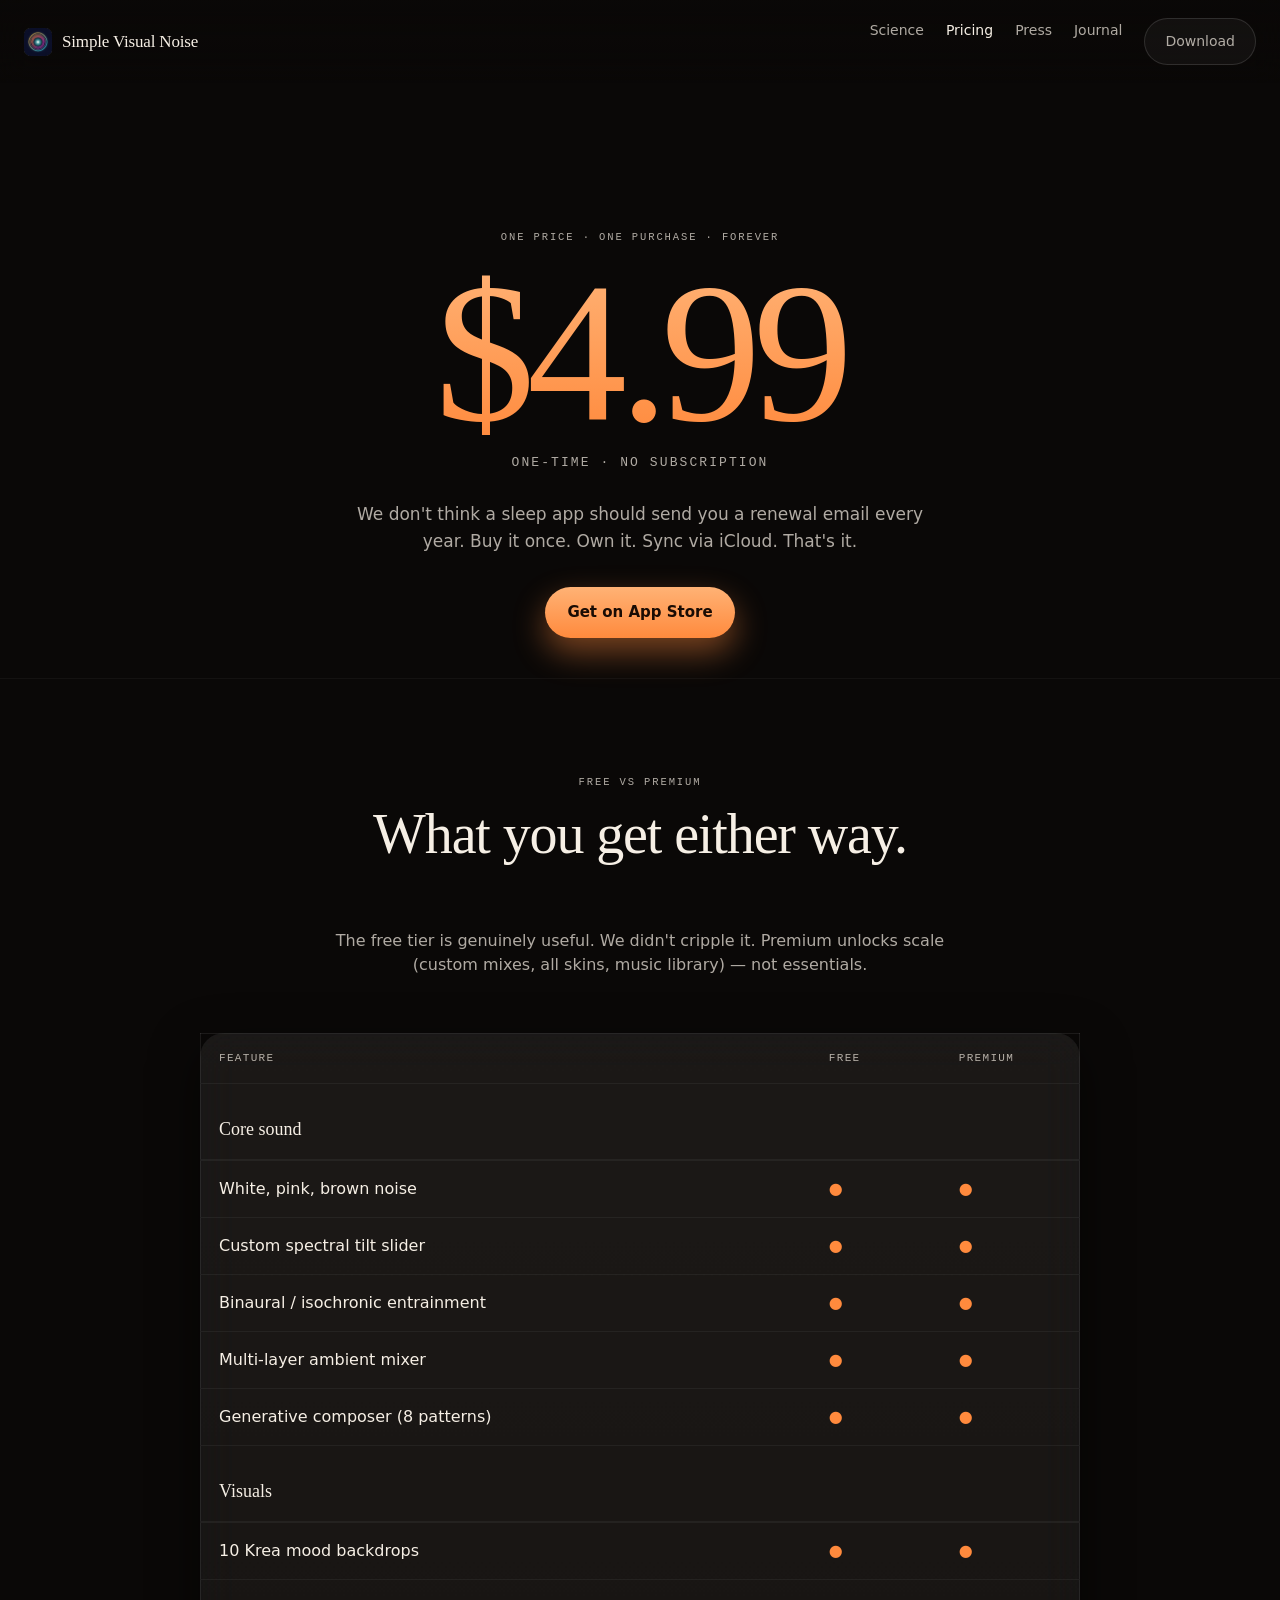
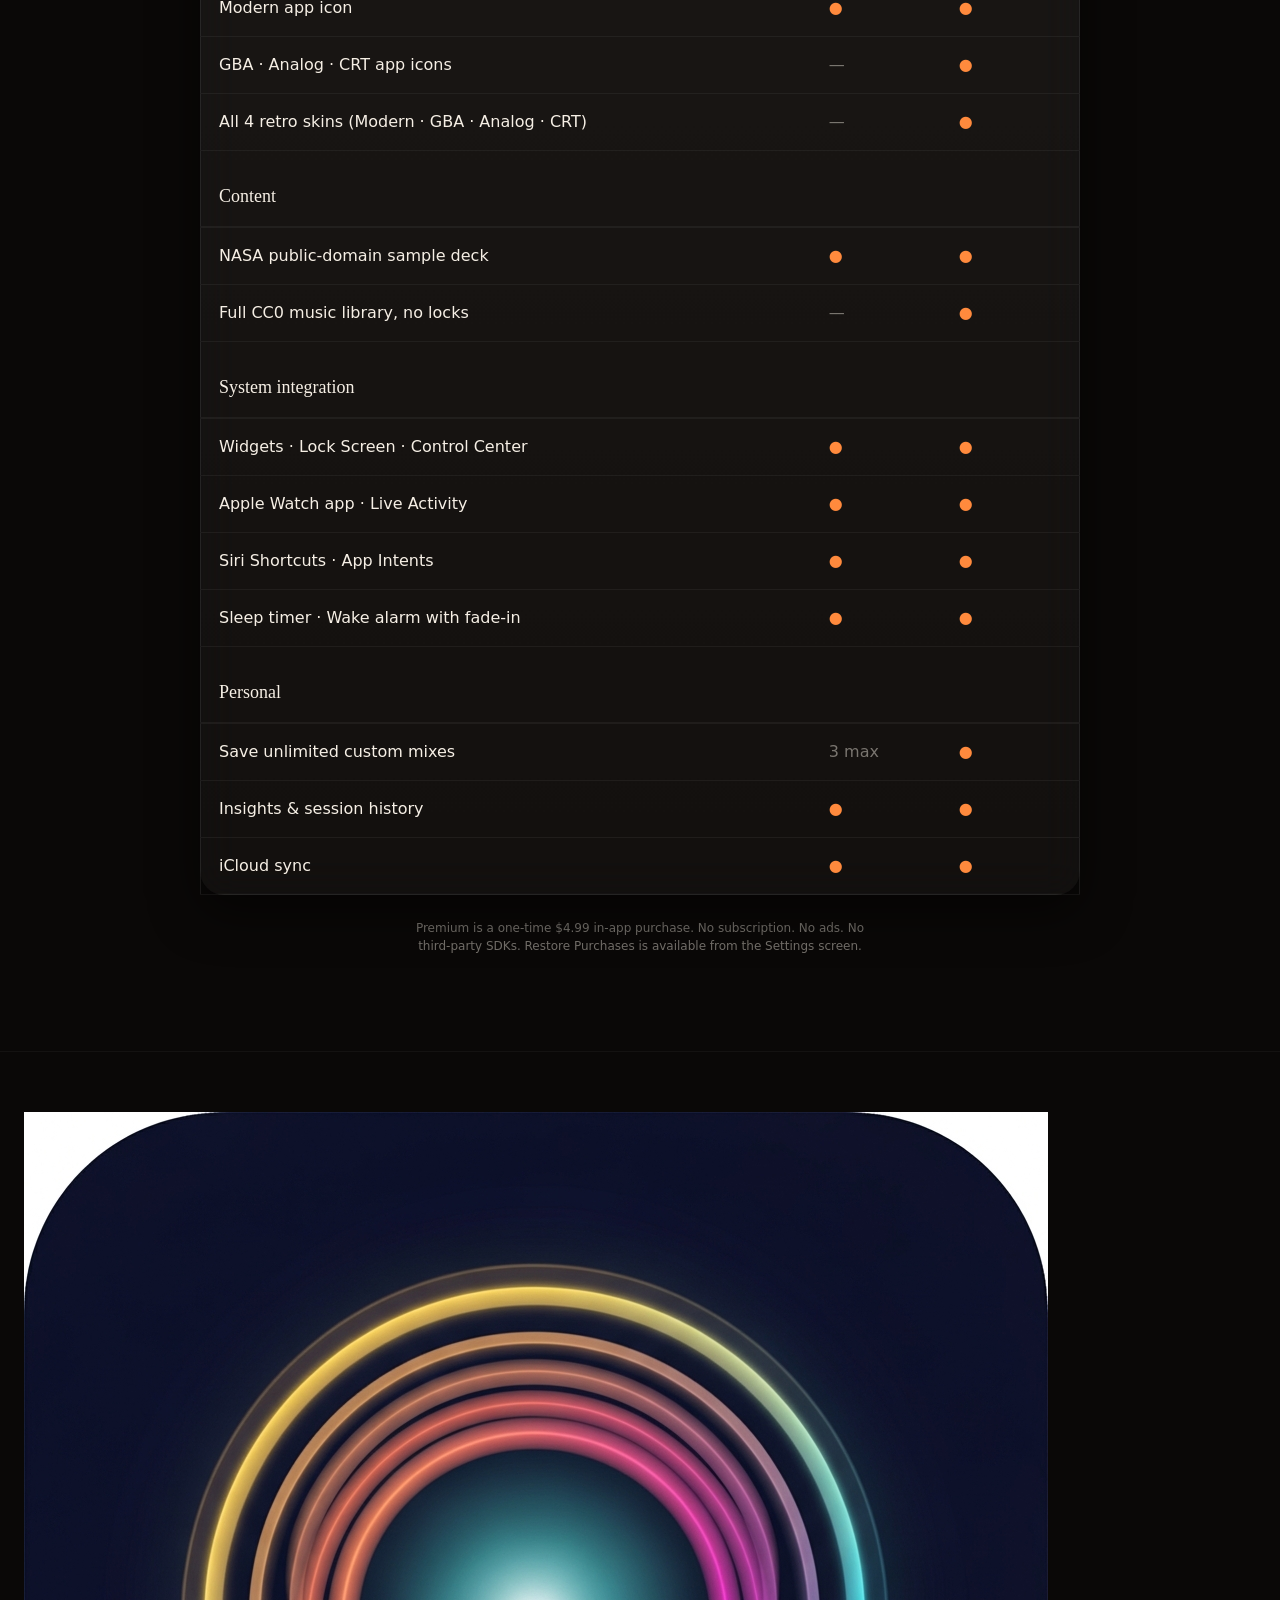
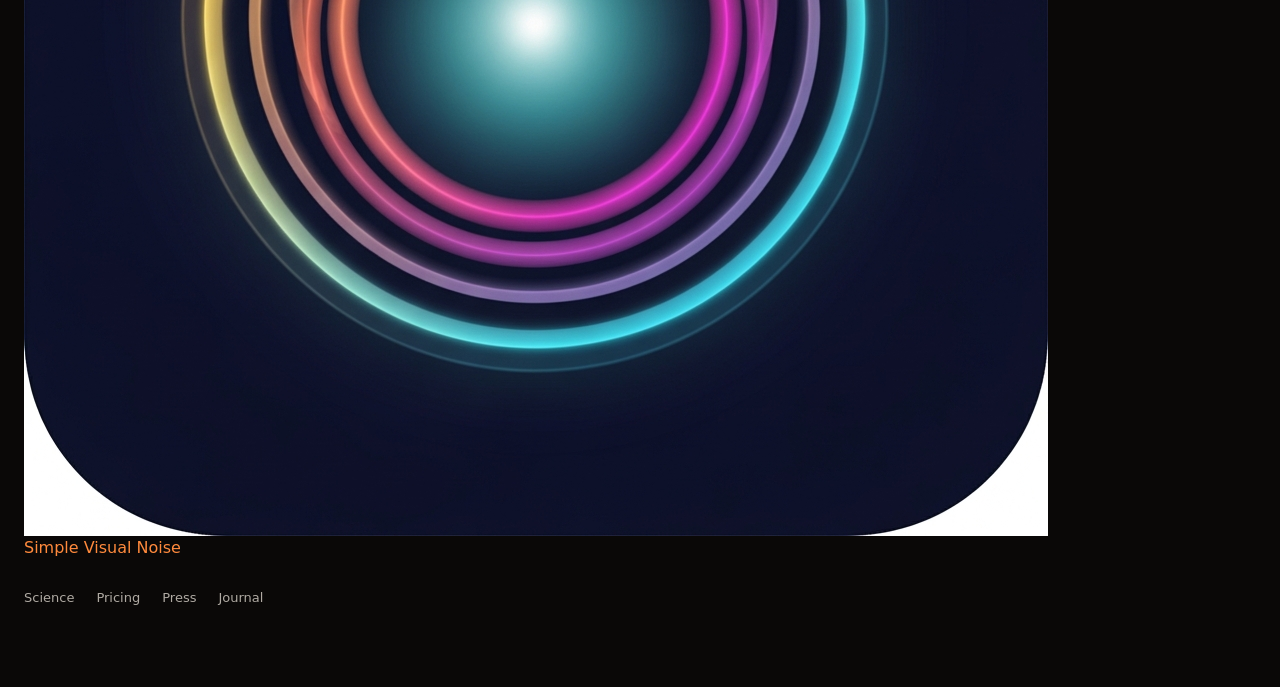
<file: pricing.html>
<!DOCTYPE html>
<html lang="en">
<head>
  <meta charset="utf-8" />
  <meta name="viewport" content="width=device-width, initial-scale=1" />
  <title>Pricing · Simple Visual Noise</title>
  <meta name="description" content="$4.99 one-time. No subscription. No ads. No data harvest. Everything you'll ever need, owned forever." />
  <link rel="icon" href="./assets/icons/appicon-modern.png" />
  <link rel="stylesheet" href="./styles/base.css" />
  <link rel="stylesheet" href="./styles/layout.css" />
  <style>
    .pricing-hero { padding: 140px 0 40px; text-align: center; }
    .price-tag {
      font-family: var(--font-display);
      font-size: clamp(96px, 18vw, 200px);
      letter-spacing: -0.04em;
      line-height: 0.9;
      background: linear-gradient(180deg, var(--accent-glow), var(--accent));
      -webkit-background-clip: text; background-clip: text; color: transparent;
      margin: 16px 0 6px;
    }
    .price-once {
      font-family: var(--font-mono); font-size: 13px; letter-spacing: 0.16em; color: var(--text-secondary); text-transform: uppercase;
    }
    .compare-table { width: 100%; border-collapse: collapse; margin-top: 24px; }
    .compare-table th, .compare-table td {
      padding: 16px 18px; text-align: left;
      border-bottom: 1px solid rgba(255,255,255,0.05);
    }
    .compare-table th {
      font-family: var(--font-mono); font-size: 11px; letter-spacing: 0.12em;
      text-transform: uppercase; color: var(--text-secondary); font-weight: 500;
    }
    .compare-table td.has { color: var(--accent); }
    .compare-table td.skip { color: var(--text-tertiary); }
    .compare-table tr.row-section td {
      font-family: var(--font-display); font-size: 18px;
      padding-top: 32px; border-bottom-width: 2px;
    }
    .small-print { color: var(--text-tertiary); font-size: 12px; max-width: 60ch; margin: 24px auto 0; text-align: center; }
  </style>
</head>
<body>

  <nav class="site-nav">
    <div class="container">
      <a class="brand" href="./"><img src="./assets/icons/appicon-modern.png" alt="SVN" />Simple Visual Noise</a>
      <div class="spacer"></div>
      <ul class="nav-links">
        <li><a href="./science.html">Science</a></li>
        <li><a href="./pricing.html" style="color: var(--text-primary);">Pricing</a></li>
        <li><a href="./press.html">Press</a></li>
        <li><a href="./blog/">Journal</a></li>
        <li><a class="btn-ghost" href="./#download">Download</a></li>
      </ul>
    </div>
  </nav>

  <section class="pricing-hero">
    <div class="container">
      <span class="eyebrow">One price · one purchase · forever</span>
      <div class="price-tag">$4.99</div>
      <span class="price-once">One-time · no subscription</span>
      <p class="text-secondary" style="max-width: 56ch; margin: 28px auto 0; font-size: 17px; line-height: 1.6;">
        We don't think a sleep app should send you a renewal email every
        year. Buy it once. Own it. Sync via iCloud. That's it.
      </p>
      <div style="margin-top: 32px;">
        <a class="btn-primary" href="./#download">Get on App Store</a>
      </div>
    </div>
  </section>

  <section>
    <div class="container" style="max-width: 880px;">
      <header class="section-intro" style="margin-inline: auto; text-align: center; align-items: center;">
        <span class="eyebrow">Free vs Premium</span>
        <h2 class="section-title">What you get either way.</h2>
        <p class="text-secondary">
          The free tier is genuinely useful. We didn't cripple it. Premium
          unlocks scale (custom mixes, all skins, music library) — not
          essentials.
        </p>
      </header>

      <table class="compare-table glass-card" style="display: table;">
        <thead>
          <tr>
            <th>Feature</th>
            <th>Free</th>
            <th>Premium</th>
          </tr>
        </thead>
        <tbody>
          <tr class="row-section"><td colspan="3">Core sound</td></tr>
          <tr><td>White, pink, brown noise</td><td class="has">●</td><td class="has">●</td></tr>
          <tr><td>Custom spectral tilt slider</td><td class="has">●</td><td class="has">●</td></tr>
          <tr><td>Binaural / isochronic entrainment</td><td class="has">●</td><td class="has">●</td></tr>
          <tr><td>Multi-layer ambient mixer</td><td class="has">●</td><td class="has">●</td></tr>
          <tr><td>Generative composer (8 patterns)</td><td class="has">●</td><td class="has">●</td></tr>

          <tr class="row-section"><td colspan="3">Visuals</td></tr>
          <tr><td>10 Krea mood backdrops</td><td class="has">●</td><td class="has">●</td></tr>
          <tr><td>Modern app icon</td><td class="has">●</td><td class="has">●</td></tr>
          <tr><td>GBA · Analog · CRT app icons</td><td class="skip">—</td><td class="has">●</td></tr>
          <tr><td>All 4 retro skins (Modern · GBA · Analog · CRT)</td><td class="skip">—</td><td class="has">●</td></tr>

          <tr class="row-section"><td colspan="3">Content</td></tr>
          <tr><td>NASA public-domain sample deck</td><td class="has">●</td><td class="has">●</td></tr>
          <tr><td>Full CC0 music library, no locks</td><td class="skip">—</td><td class="has">●</td></tr>

          <tr class="row-section"><td colspan="3">System integration</td></tr>
          <tr><td>Widgets · Lock Screen · Control Center</td><td class="has">●</td><td class="has">●</td></tr>
          <tr><td>Apple Watch app · Live Activity</td><td class="has">●</td><td class="has">●</td></tr>
          <tr><td>Siri Shortcuts · App Intents</td><td class="has">●</td><td class="has">●</td></tr>
          <tr><td>Sleep timer · Wake alarm with fade-in</td><td class="has">●</td><td class="has">●</td></tr>

          <tr class="row-section"><td colspan="3">Personal</td></tr>
          <tr><td>Save unlimited custom mixes</td><td class="skip">3 max</td><td class="has">●</td></tr>
          <tr><td>Insights & session history</td><td class="has">●</td><td class="has">●</td></tr>
          <tr><td>iCloud sync</td><td class="has">●</td><td class="has">●</td></tr>
        </tbody>
      </table>

      <p class="small-print">
        Premium is a one-time $4.99 in-app purchase. No subscription. No
        ads. No third-party SDKs. Restore Purchases is available from the
        Settings screen.
      </p>
    </div>
  </section>

  <footer class="site-footer">
    <div class="container">
      <div>
        <a class="brand" href="./"><img src="./assets/icons/appicon-modern.png" alt="SVN" />Simple Visual Noise</a>
      </div>
      <div class="footer-links">
        <a href="./science.html">Science</a>
        <a href="./pricing.html">Pricing</a>
        <a href="./press.html">Press</a>
        <a href="./blog/">Journal</a>
      </div>
    </div>
  </footer>

</body>
</html>
</file>
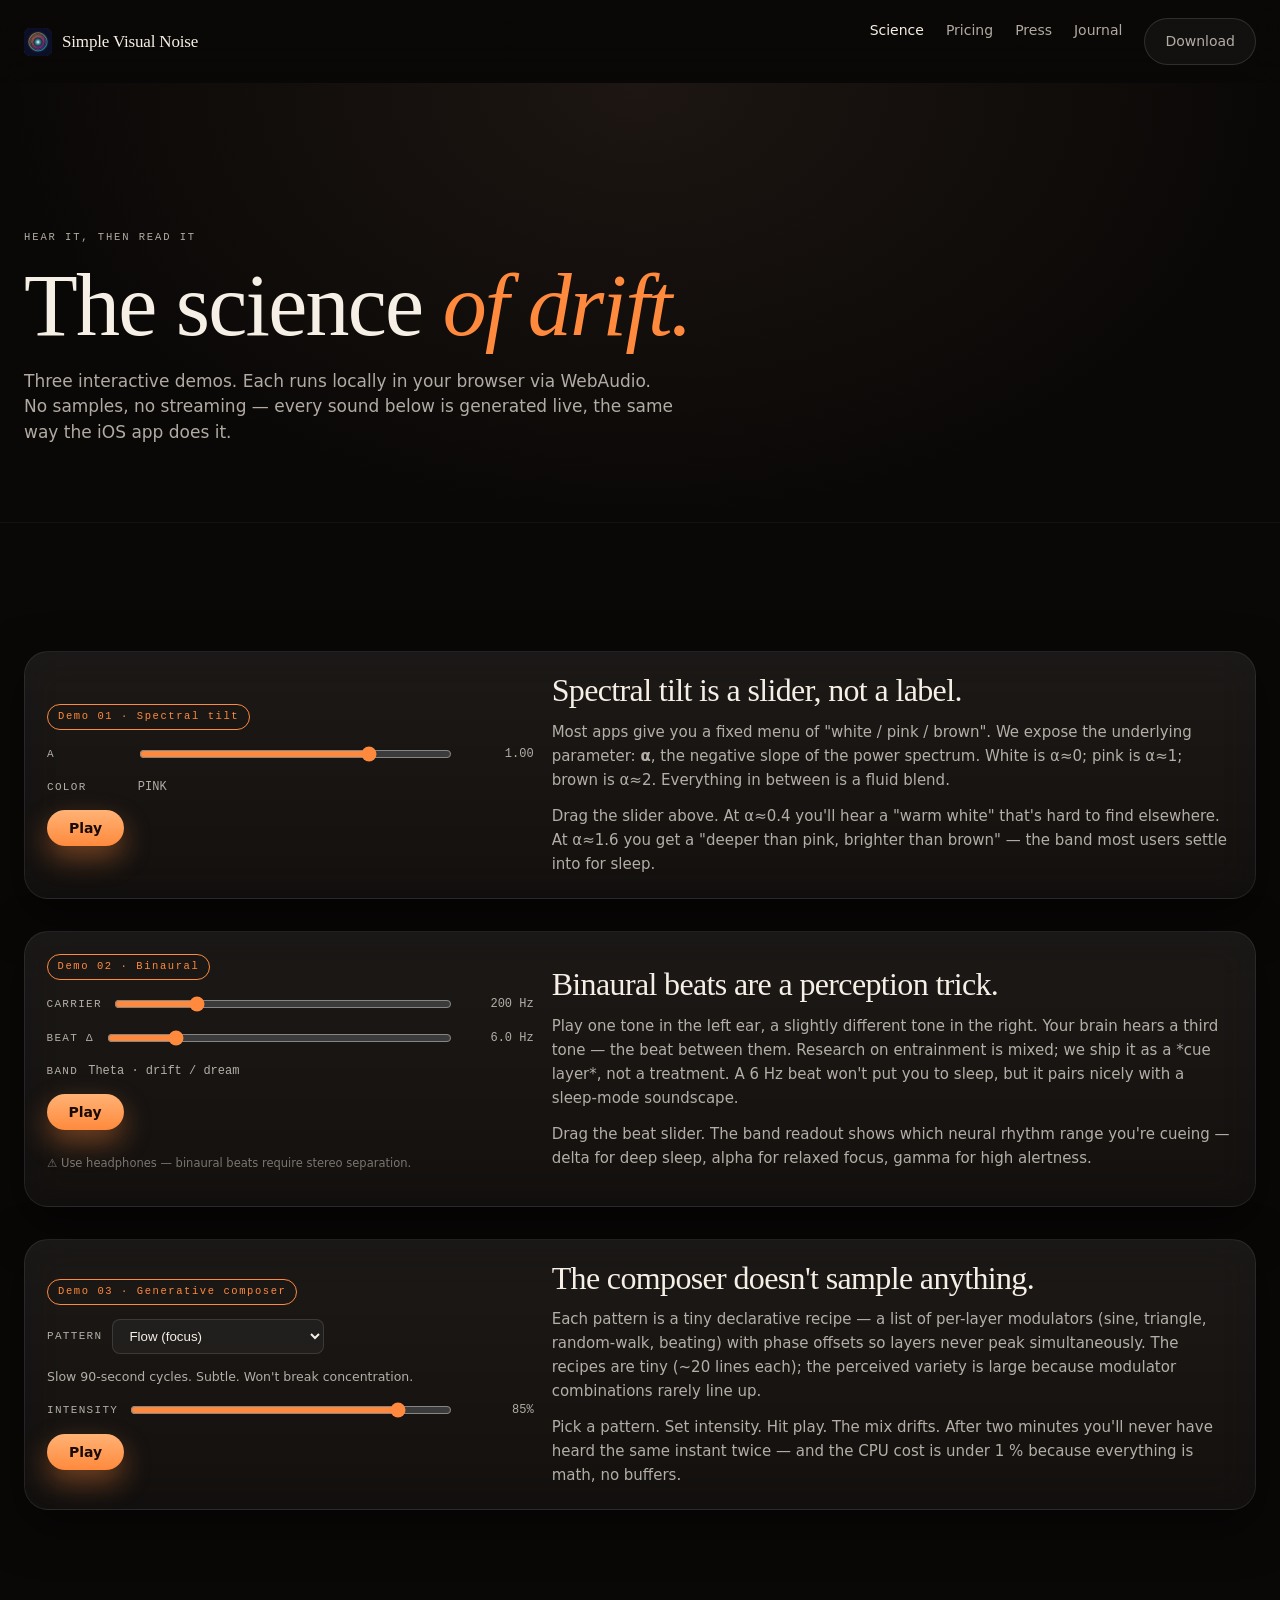
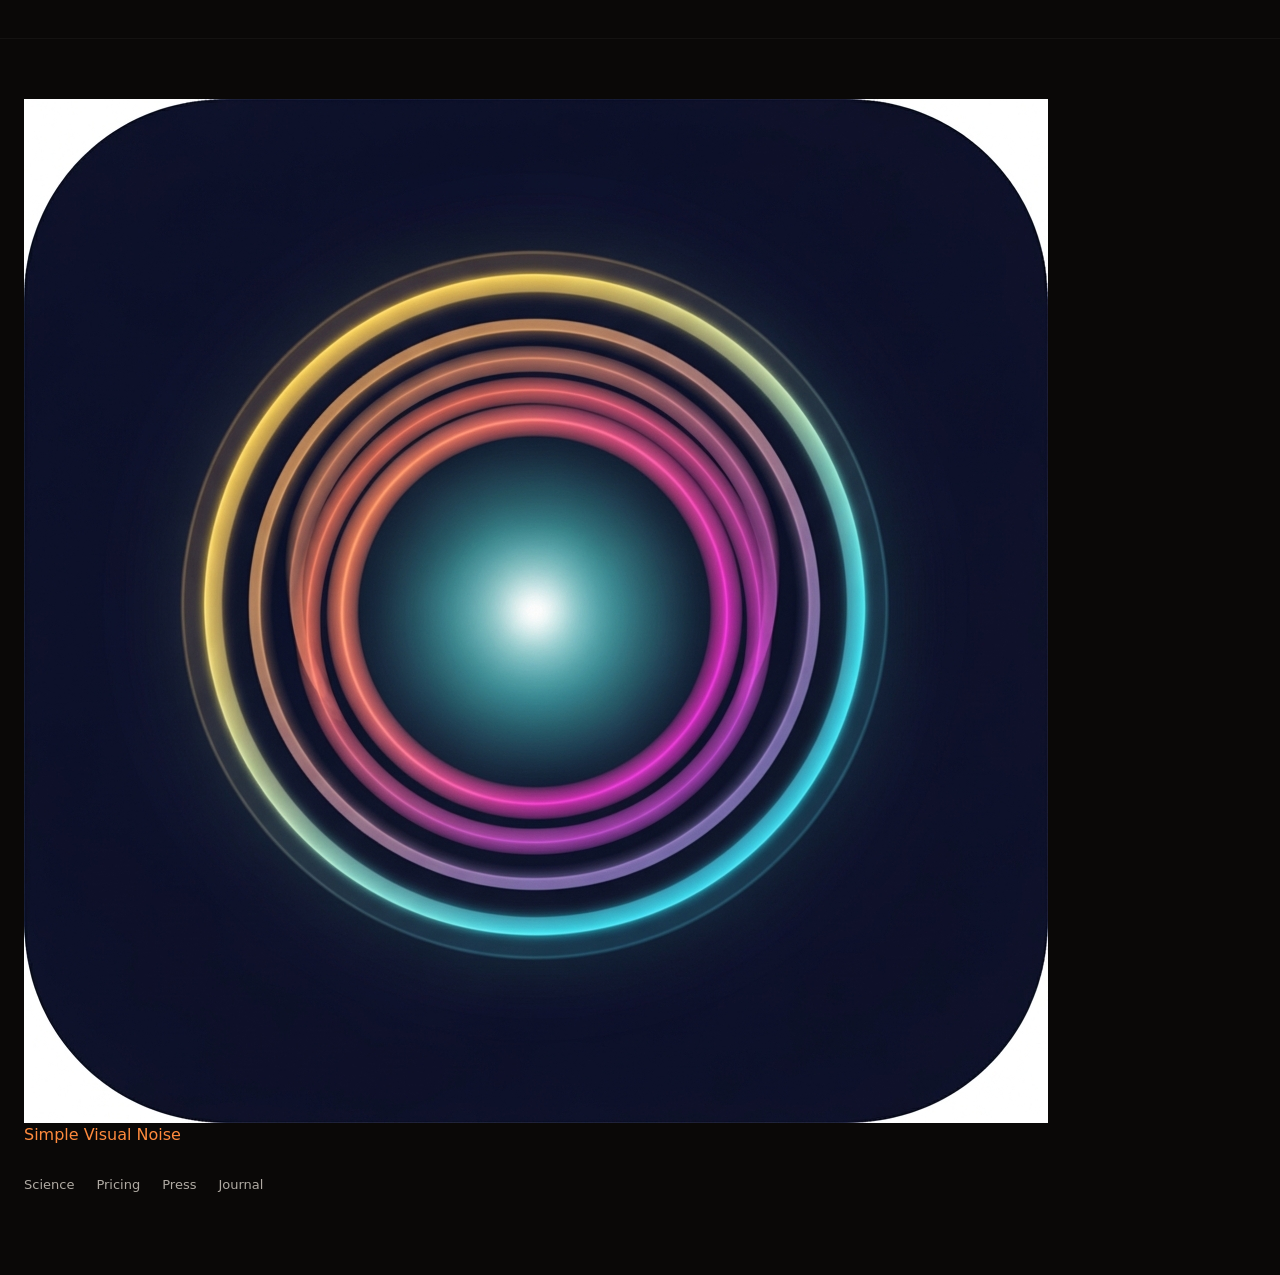
<file: science.html>
<!DOCTYPE html>
<html lang="en">
<head>
  <meta charset="utf-8" />
  <meta name="viewport" content="width=device-width, initial-scale=1" />
  <title>The science · Simple Visual Noise</title>
  <meta name="description" content="Spectral tilt, binaural beats, and generative composition — explained with live interactive examples you can hear in your browser." />
  <link rel="icon" href="./assets/icons/appicon-modern.png" />
  <link rel="stylesheet" href="./styles/base.css" />
  <link rel="stylesheet" href="./styles/layout.css" />
  <style>
    .science-hero {
      padding: 140px 0 60px;
      background: radial-gradient(ellipse at top, #1d1612 0%, var(--bg-deep) 70%);
    }
    .widget {
      margin-block: 32px;
      display: grid;
      gap: 18px;
      grid-template-columns: 1fr;
    }
    @media (min-width: 760px) {
      .widget { grid-template-columns: 1fr 1.4fr; align-items: center; }
    }
    .widget-control { display: flex; flex-direction: column; gap: 14px; }
    .widget-control label { font-family: var(--font-mono); font-size: 11px; letter-spacing: 0.12em; text-transform: uppercase; color: var(--text-secondary); }
    .widget-control .row { display: flex; gap: 10px; align-items: center; }
    .widget-control input[type="range"] { flex: 1; accent-color: var(--accent); }
    .widget-control select { background: var(--glass); border: 1px solid var(--chip-stroke); border-radius: var(--radius-sm); padding: 8px 12px; color: var(--text-primary); }
    .widget-control .readout { font-family: var(--font-mono); font-size: 12px; min-width: 70px; text-align: right; color: var(--text-secondary); }
    .widget-control .badge { display:inline-block; font-family: var(--font-mono); font-size: 10.5px; letter-spacing: 0.15em; padding: 4px 10px; border: 1px solid var(--accent); color: var(--accent); border-radius: 999px; align-self: flex-start; }
    .widget .w-play {
      display: inline-flex; align-items: center; justify-content: center;
      padding: 10px 22px; border-radius: 999px;
      background: linear-gradient(180deg, var(--accent-glow), var(--accent));
      color: #1a0c04; font-weight: 600; font-size: 14px;
      box-shadow: 0 12px 28px rgba(255, 138, 61, 0.4);
      align-self: flex-start;
    }
    .widget .w-play.is-active {
      background: rgba(255,255,255,0.08); color: var(--text-primary); box-shadow: none;
    }
    .widget-explain h3 {
      font-family: var(--font-display);
      font-size: 32px; font-weight: 500;
      letter-spacing: -0.02em; line-height: 1.05;
      margin: 0 0 12px;
    }
    .widget-explain p { color: var(--text-secondary); font-size: 15px; line-height: 1.6; margin: 0 0 12px; }
    .widget-explain p:last-child { margin-bottom: 0; }
  </style>
  <script type="module" src="./js/science.js"></script>
</head>
<body>

  <nav class="site-nav">
    <div class="container">
      <a class="brand" href="./"><img src="./assets/icons/appicon-modern.png" alt="SVN" />Simple Visual Noise</a>
      <div class="spacer"></div>
      <ul class="nav-links">
        <li><a href="./science.html" style="color: var(--text-primary);">Science</a></li>
        <li><a href="./pricing.html">Pricing</a></li>
        <li><a href="./press.html">Press</a></li>
        <li><a href="./blog/">Journal</a></li>
        <li><a class="btn-ghost" href="./#download">Download</a></li>
      </ul>
    </div>
  </nav>

  <section class="science-hero">
    <div class="container">
      <span class="eyebrow">Hear it, then read it</span>
      <h1 class="display" style="font-size: clamp(48px, 7vw, 88px); margin-top: 14px;">
        The science <span class="italic accent">of drift.</span>
      </h1>
      <p class="text-secondary" style="max-width: 60ch; margin-top: 18px; font-size: 17px;">
        Three interactive demos. Each runs locally in your browser via
        WebAudio. No samples, no streaming — every sound below is generated
        live, the same way the iOS app does it.
      </p>
    </div>
  </section>

  <section>
    <div class="container">
      <article class="glass-card widget" id="w-tilt">
        <div class="widget-control">
          <span class="badge">Demo 01 · Spectral tilt</span>
          <div class="row">
            <label for="w-tilt-tilt" style="width: 80px;">α</label>
            <input class="w-tilt" id="w-tilt-tilt" type="range" min="-2" max="2" step="0.01" value="1" />
            <span class="readout"><span class="w-tilt-readout">1.00</span></span>
          </div>
          <div class="row">
            <label>Color</label>
            <span class="readout w-color-readout">PINK</span>
          </div>
          <button class="w-play" type="button">Play</button>
        </div>
        <div class="widget-explain">
          <h3>Spectral tilt is a slider, not a label.</h3>
          <p>
            Most apps give you a fixed menu of "white / pink / brown". We
            expose the underlying parameter: <strong>α</strong>, the
            negative slope of the power spectrum. White is α≈0; pink is α≈1;
            brown is α≈2. Everything in between is a fluid blend.
          </p>
          <p>
            Drag the slider above. At α≈0.4 you'll hear a "warm white"
            that's hard to find elsewhere. At α≈1.6 you get a "deeper than
            pink, brighter than brown" — the band most users settle into
            for sleep.
          </p>
        </div>
      </article>

      <article class="glass-card widget" id="w-binaural">
        <div class="widget-control">
          <span class="badge">Demo 02 · Binaural</span>
          <div class="row">
            <label>Carrier</label>
            <input class="w-carrier" type="range" min="80" max="600" step="1" value="200" />
            <span class="readout w-carrier-readout">200 Hz</span>
          </div>
          <div class="row">
            <label>Beat Δ</label>
            <input class="w-beat" type="range" min="0.5" max="30" step="0.1" value="6" />
            <span class="readout w-beat-readout">6.0 Hz</span>
          </div>
          <div class="row">
            <label>Band</label>
            <span class="readout w-band">Theta · drift / dream</span>
          </div>
          <button class="w-play" type="button">Play</button>
          <p class="text-tertiary" style="font-size: 11.5px;">⚠ Use headphones — binaural beats require stereo separation.</p>
        </div>
        <div class="widget-explain">
          <h3>Binaural beats are a perception trick.</h3>
          <p>
            Play one tone in the left ear, a slightly different tone in
            the right. Your brain hears a third tone — the beat between
            them. Research on entrainment is mixed; we ship it as a
            *cue layer*, not a treatment. A 6 Hz beat won't put you to sleep,
            but it pairs nicely with a sleep-mode soundscape.
          </p>
          <p>
            Drag the beat slider. The band readout shows which neural
            rhythm range you're cueing — delta for deep sleep, alpha for
            relaxed focus, gamma for high alertness.
          </p>
        </div>
      </article>

      <article class="glass-card widget" id="w-composer">
        <div class="widget-control">
          <span class="badge">Demo 03 · Generative composer</span>
          <div class="row">
            <label>Pattern</label>
            <select class="w-pattern"></select>
          </div>
          <p class="w-pattern-summary text-secondary" style="font-size:12.5px; margin:0;"></p>
          <div class="row">
            <label>Intensity</label>
            <input class="w-intensity" type="range" min="0" max="1" step="0.01" value="0.85" />
            <span class="readout w-intensity-readout">85%</span>
          </div>
          <button class="w-play" type="button">Play</button>
        </div>
        <div class="widget-explain">
          <h3>The composer doesn't sample anything.</h3>
          <p>
            Each pattern is a tiny declarative recipe — a list of per-layer
            modulators (sine, triangle, random-walk, beating) with phase
            offsets so layers never peak simultaneously. The recipes are
            tiny (~20 lines each); the perceived variety is large because
            modulator combinations rarely line up.
          </p>
          <p>
            Pick a pattern. Set intensity. Hit play. The mix drifts. After
            two minutes you'll never have heard the same instant twice —
            and the CPU cost is under 1 % because everything is math, no
            buffers.
          </p>
        </div>
      </article>
    </div>
  </section>

  <footer class="site-footer">
    <div class="container">
      <div>
        <a class="brand" href="./" style="margin-bottom:8px;"><img src="./assets/icons/appicon-modern.png" alt="SVN" />Simple Visual Noise</a>
      </div>
      <div class="footer-links">
        <a href="./science.html">Science</a>
        <a href="./pricing.html">Pricing</a>
        <a href="./press.html">Press</a>
        <a href="./blog/">Journal</a>
      </div>
    </div>
  </footer>

</body>
</html>
</file>
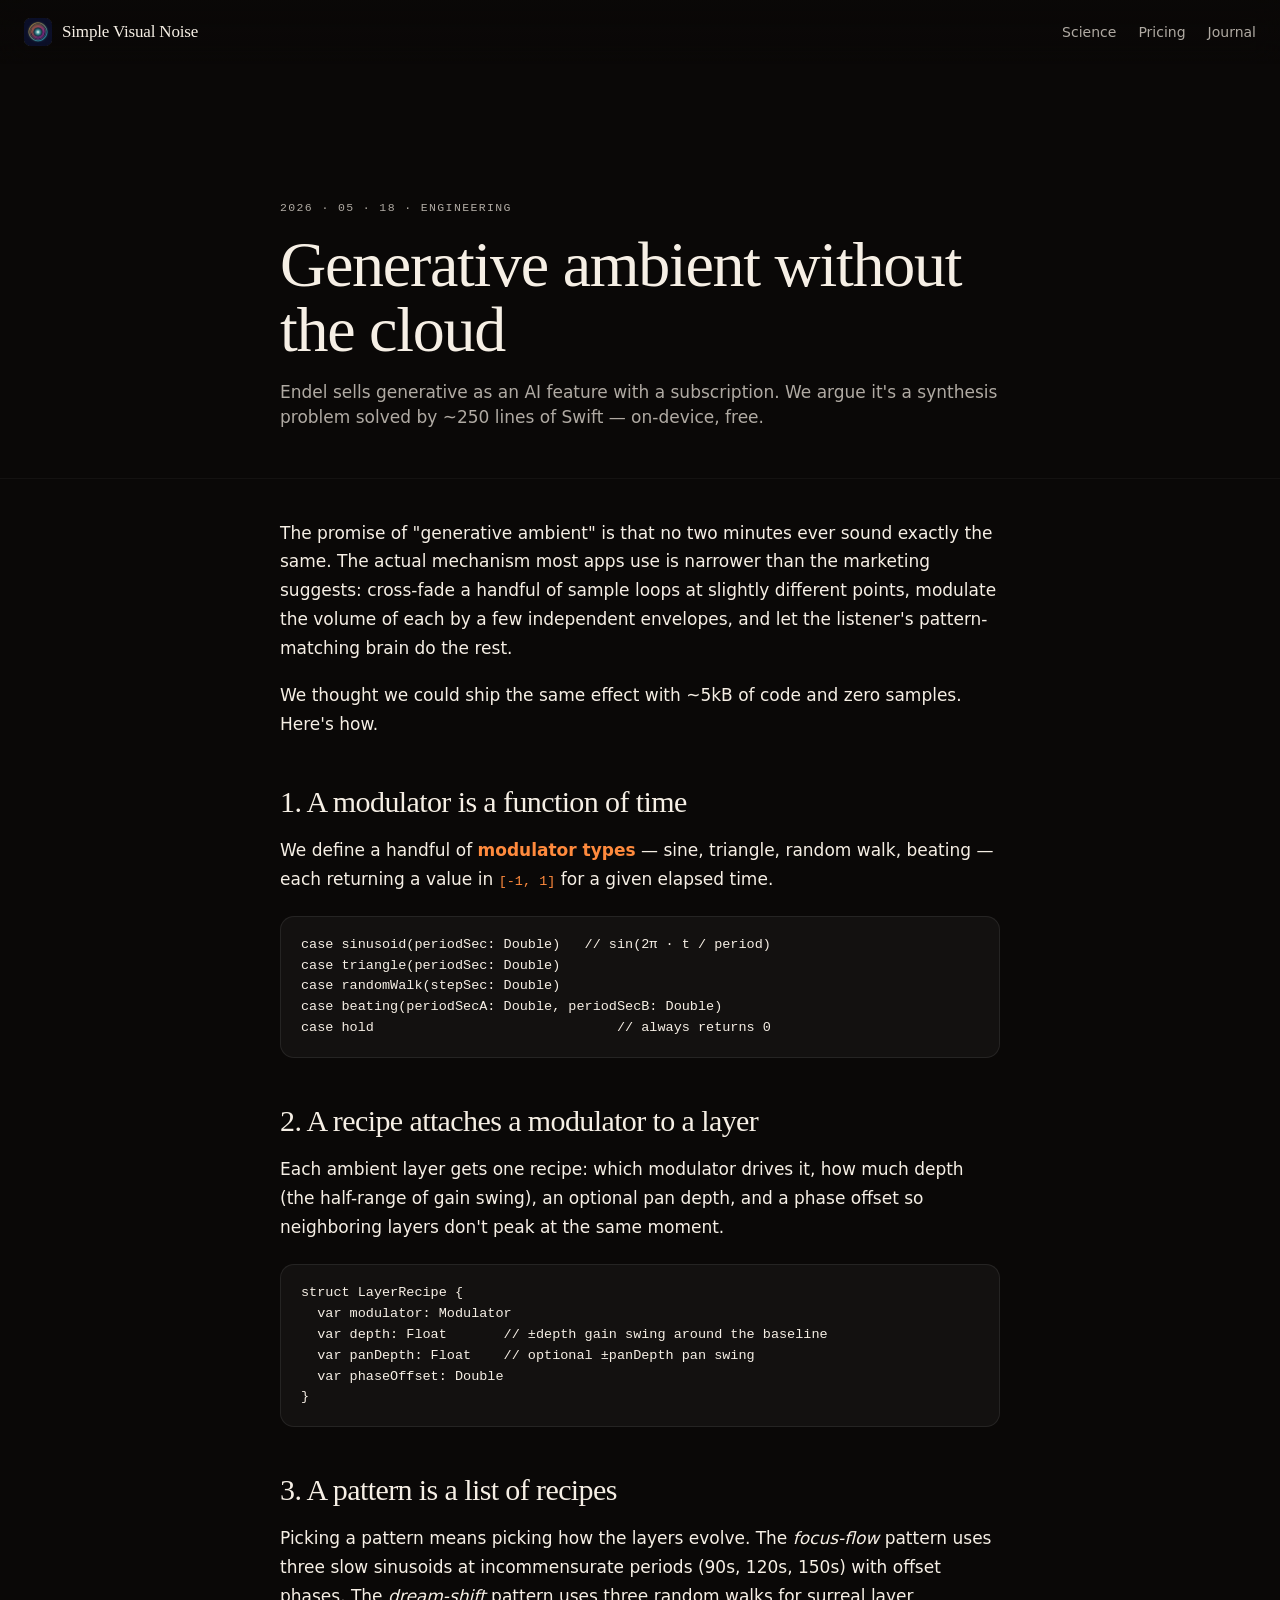
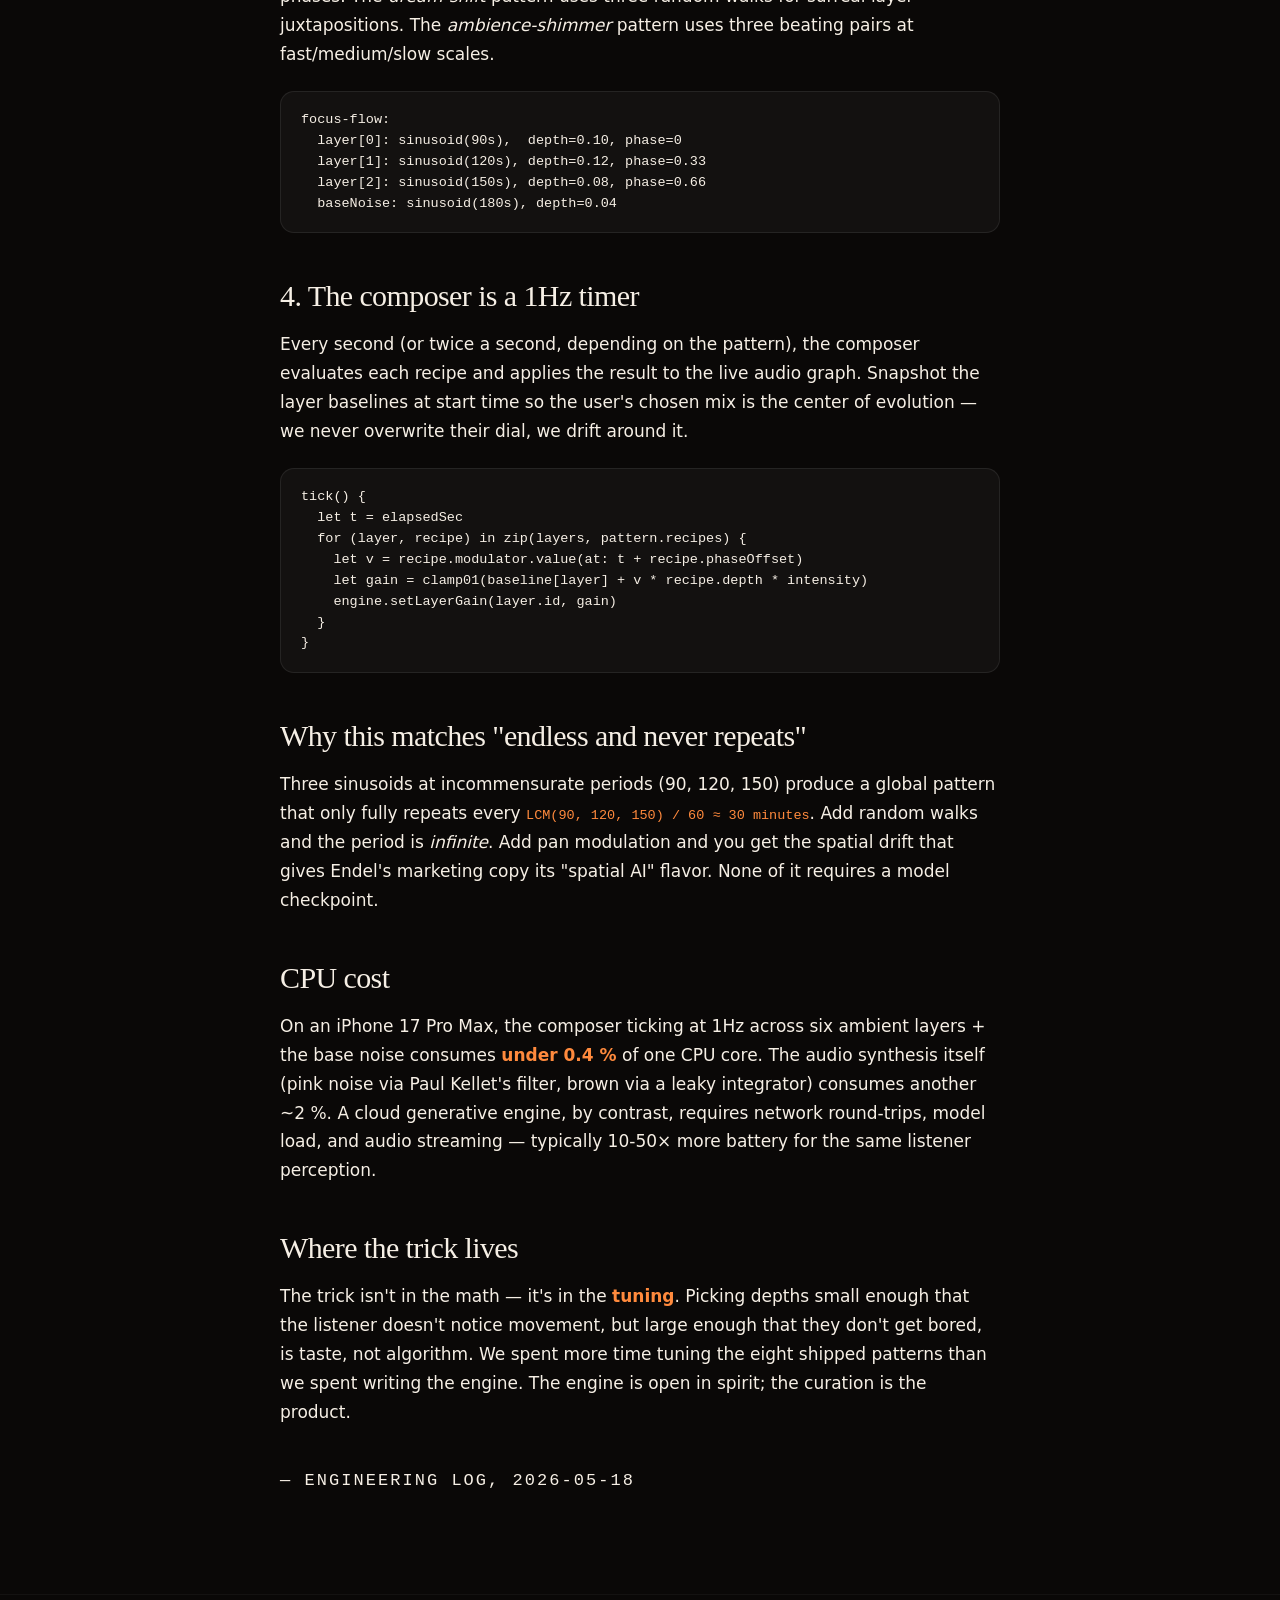
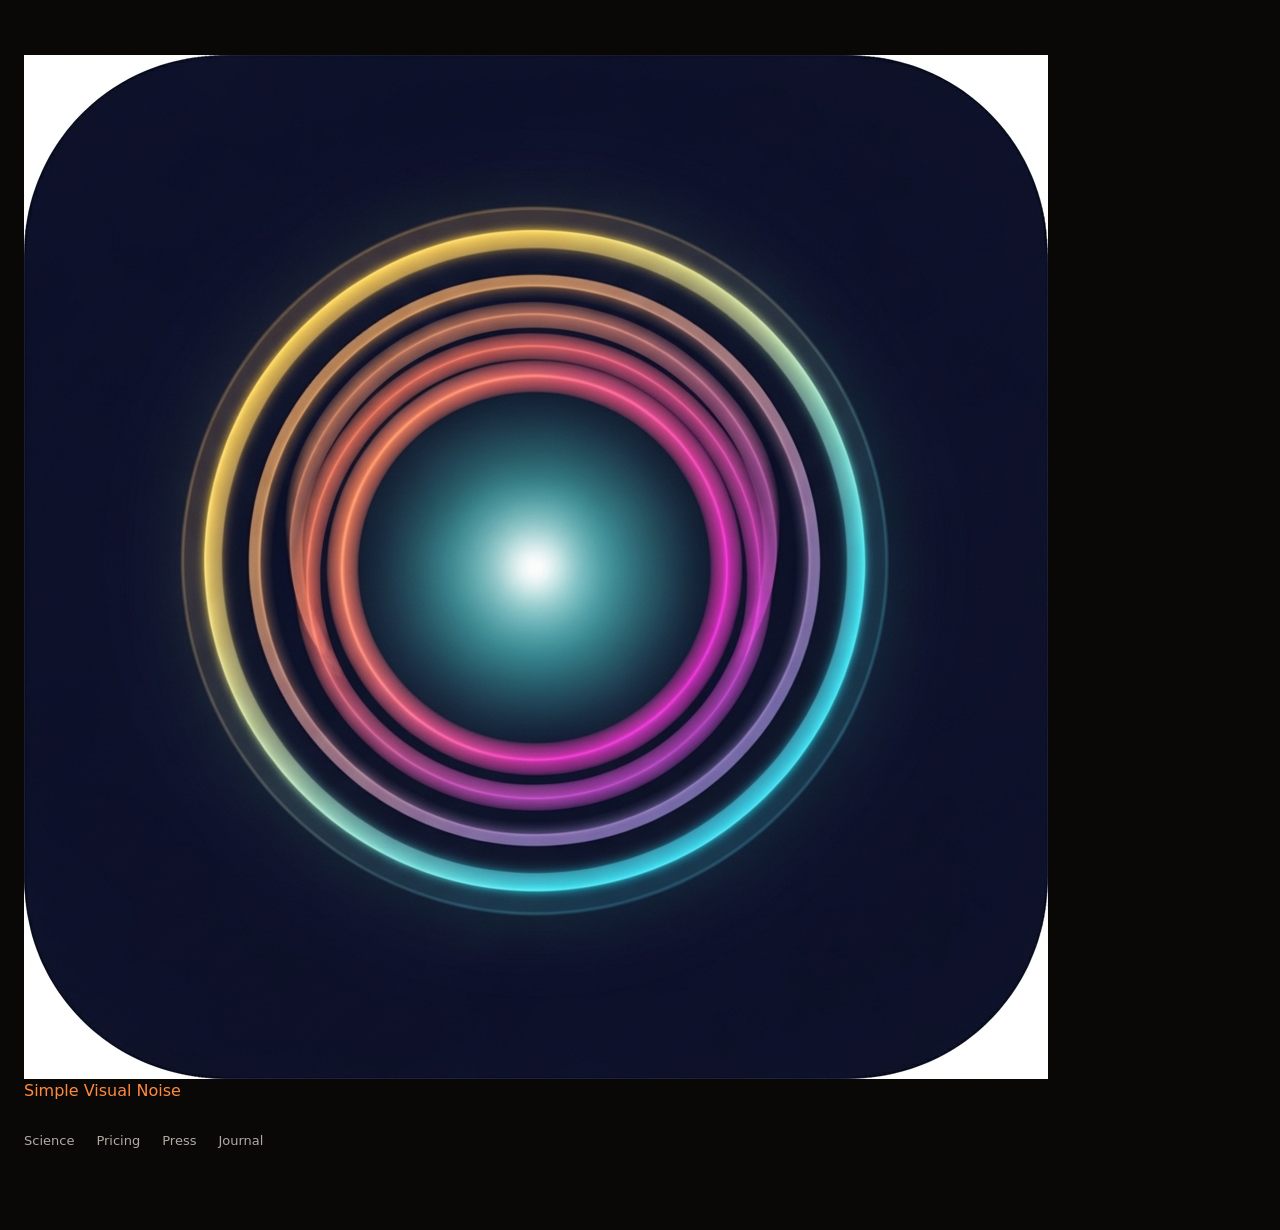
<file: blog/generative-without-cloud.html>
<!DOCTYPE html>
<html lang="en">
<head>
  <meta charset="utf-8" />
  <meta name="viewport" content="width=device-width, initial-scale=1" />
  <title>Generative ambient without the cloud · Journal</title>
  <meta name="description" content="A walkthrough of how the Simple Visual Noise composer evolves audio over time using ~20 lines of pattern data and a handful of modulators." />
  <link rel="icon" href="../assets/icons/appicon-modern.png" />
  <link rel="stylesheet" href="../styles/base.css" />
  <link rel="stylesheet" href="../styles/layout.css" />
  <style>
    .post-hero { padding: 130px 0 30px; }
    .post-body { padding: 40px 0 80px; }
    .post-body .container { max-width: 720px; }
    .post-body h2 {
      font-family: var(--font-display);
      font-size: 30px; font-weight: 500;
      letter-spacing: -0.02em;
      margin: 40px 0 12px;
    }
    .post-body p { font-size: 17px; line-height: 1.7; color: var(--text-primary); margin: 0 0 18px; }
    .post-body p strong { color: var(--accent); }
    .post-body pre, .post-body code {
      font-family: var(--font-mono);
      font-size: 13.5px;
    }
    .post-body pre {
      background: rgba(255,255,255,0.04);
      border: 1px solid var(--card-stroke);
      border-radius: var(--radius-md);
      padding: 18px 20px;
      overflow-x: auto;
      color: var(--text-primary);
      line-height: 1.55;
      margin: 22px 0;
    }
    .post-body code { color: var(--accent); }
    .post-body pre code { color: inherit; }
    .meta { font-family: var(--font-mono); font-size: 11.5px; letter-spacing: 0.12em; text-transform: uppercase; color: var(--text-secondary); }
  </style>
</head>
<body>

  <nav class="site-nav">
    <div class="container">
      <a class="brand" href="../"><img src="../assets/icons/appicon-modern.png" alt="SVN" />Simple Visual Noise</a>
      <div class="spacer"></div>
      <ul class="nav-links">
        <li><a href="../science.html">Science</a></li>
        <li><a href="../pricing.html">Pricing</a></li>
        <li><a href="./">Journal</a></li>
      </ul>
    </div>
  </nav>

  <section class="post-hero">
    <div class="container" style="max-width: 720px;">
      <span class="meta">2026 · 05 · 18 · Engineering</span>
      <h1 class="display" style="font-size: clamp(40px, 5.5vw, 64px); margin: 14px 0;">Generative ambient without the cloud</h1>
      <p class="text-secondary" style="font-size: 17px;">
        Endel sells generative as an AI feature with a subscription. We
        argue it's a synthesis problem solved by ~250 lines of Swift —
        on-device, free.
      </p>
    </div>
  </section>

  <section class="post-body">
    <div class="container">
      <p>
        The promise of "generative ambient" is that no two minutes ever
        sound exactly the same. The actual mechanism most apps use is
        narrower than the marketing suggests: cross-fade a handful of
        sample loops at slightly different points, modulate the volume of
        each by a few independent envelopes, and let the listener's
        pattern-matching brain do the rest.
      </p>

      <p>
        We thought we could ship the same effect with ~5kB of code and
        zero samples. Here's how.
      </p>

      <h2>1. A modulator is a function of time</h2>
      <p>
        We define a handful of <strong>modulator types</strong> — sine,
        triangle, random walk, beating — each returning a value in
        <code>[-1, 1]</code> for a given elapsed time.
      </p>

      <pre><code>case sinusoid(periodSec: Double)   // sin(2π · t / period)
case triangle(periodSec: Double)
case randomWalk(stepSec: Double)
case beating(periodSecA: Double, periodSecB: Double)
case hold                              // always returns 0</code></pre>

      <h2>2. A recipe attaches a modulator to a layer</h2>
      <p>
        Each ambient layer gets one recipe: which modulator drives it,
        how much depth (the half-range of gain swing), an optional pan
        depth, and a phase offset so neighboring layers don't peak at
        the same moment.
      </p>

      <pre><code>struct LayerRecipe {
  var modulator: Modulator
  var depth: Float       // ±depth gain swing around the baseline
  var panDepth: Float    // optional ±panDepth pan swing
  var phaseOffset: Double
}</code></pre>

      <h2>3. A pattern is a list of recipes</h2>
      <p>
        Picking a pattern means picking how the layers evolve. The
        <em>focus-flow</em> pattern uses three slow sinusoids at
        incommensurate periods (90s, 120s, 150s) with offset phases. The
        <em>dream-shift</em> pattern uses three random walks for surreal
        layer juxtapositions. The <em>ambience-shimmer</em> pattern uses
        three beating pairs at fast/medium/slow scales.
      </p>

      <pre><code>focus-flow:
  layer[0]: sinusoid(90s),  depth=0.10, phase=0
  layer[1]: sinusoid(120s), depth=0.12, phase=0.33
  layer[2]: sinusoid(150s), depth=0.08, phase=0.66
  baseNoise: sinusoid(180s), depth=0.04</code></pre>

      <h2>4. The composer is a 1Hz timer</h2>
      <p>
        Every second (or twice a second, depending on the pattern), the
        composer evaluates each recipe and applies the result to the
        live audio graph. Snapshot the layer baselines at start time so
        the user's chosen mix is the center of evolution — we never
        overwrite their dial, we drift around it.
      </p>

      <pre><code>tick() {
  let t = elapsedSec
  for (layer, recipe) in zip(layers, pattern.recipes) {
    let v = recipe.modulator.value(at: t + recipe.phaseOffset)
    let gain = clamp01(baseline[layer] + v * recipe.depth * intensity)
    engine.setLayerGain(layer.id, gain)
  }
}</code></pre>

      <h2>Why this matches "endless and never repeats"</h2>
      <p>
        Three sinusoids at incommensurate periods (90, 120, 150) produce
        a global pattern that only fully repeats every
        <code>LCM(90, 120, 150) / 60 ≈ 30 minutes</code>. Add random
        walks and the period is <em>infinite</em>. Add pan modulation and
        you get the spatial drift that gives Endel's marketing copy its
        "spatial AI" flavor. None of it requires a model checkpoint.
      </p>

      <h2>CPU cost</h2>
      <p>
        On an iPhone 17 Pro Max, the composer ticking at 1Hz across six
        ambient layers + the base noise consumes <strong>under 0.4 %</strong>
        of one CPU core. The audio synthesis itself (pink noise via Paul
        Kellet's filter, brown via a leaky integrator) consumes another
        ~2 %. A cloud generative engine, by contrast, requires network
        round-trips, model load, and audio streaming — typically 10-50×
        more battery for the same listener perception.
      </p>

      <h2>Where the trick lives</h2>
      <p>
        The trick isn't in the math — it's in the <strong>tuning</strong>.
        Picking depths small enough that the listener doesn't notice
        movement, but large enough that they don't get bored, is taste,
        not algorithm. We spent more time tuning the eight shipped
        patterns than we spent writing the engine. The engine is open in
        spirit; the curation is the product.
      </p>

      <p style="margin-top: 40px;" class="meta">— Engineering log, 2026-05-18</p>
    </div>
  </section>

  <footer class="site-footer">
    <div class="container">
      <div>
        <a class="brand" href="../"><img src="../assets/icons/appicon-modern.png" alt="SVN" />Simple Visual Noise</a>
      </div>
      <div class="footer-links">
        <a href="../science.html">Science</a>
        <a href="../pricing.html">Pricing</a>
        <a href="../press.html">Press</a>
        <a href="./">Journal</a>
      </div>
    </div>
  </footer>

</body>
</html>
</file>
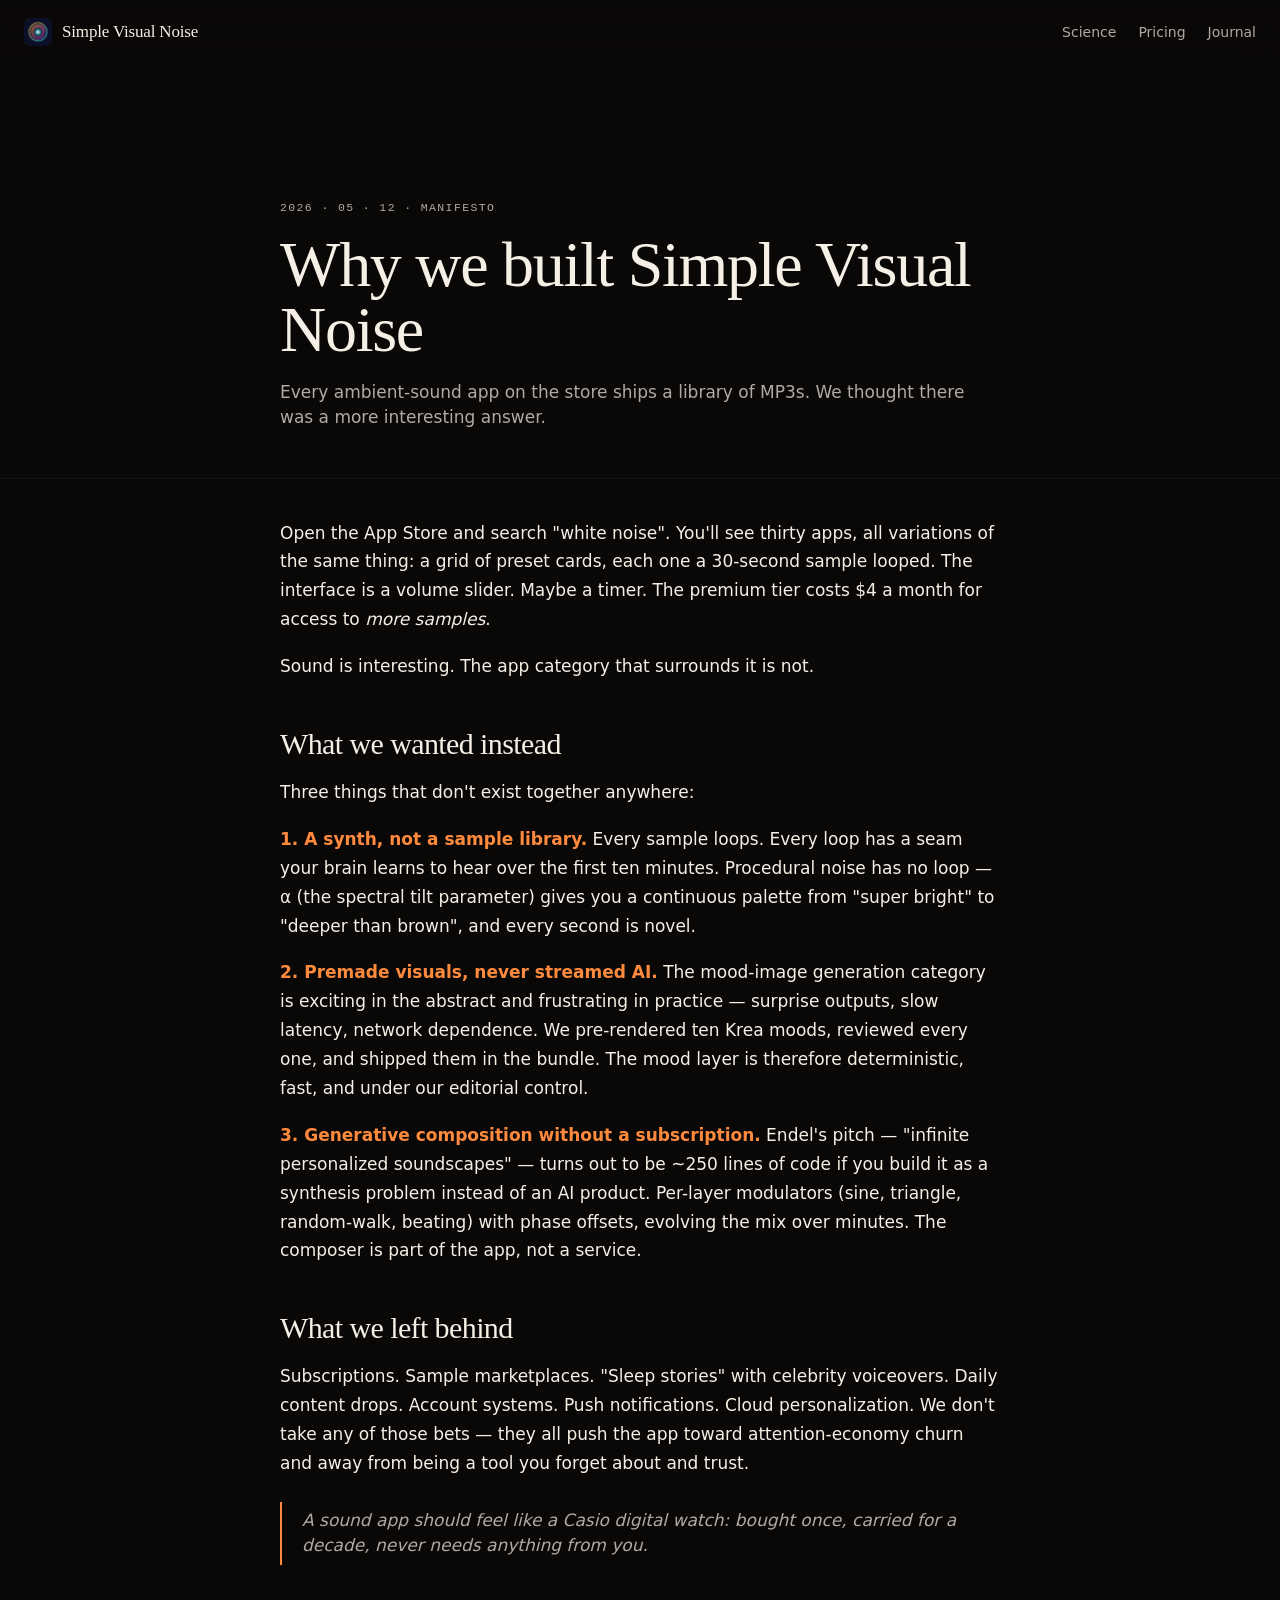
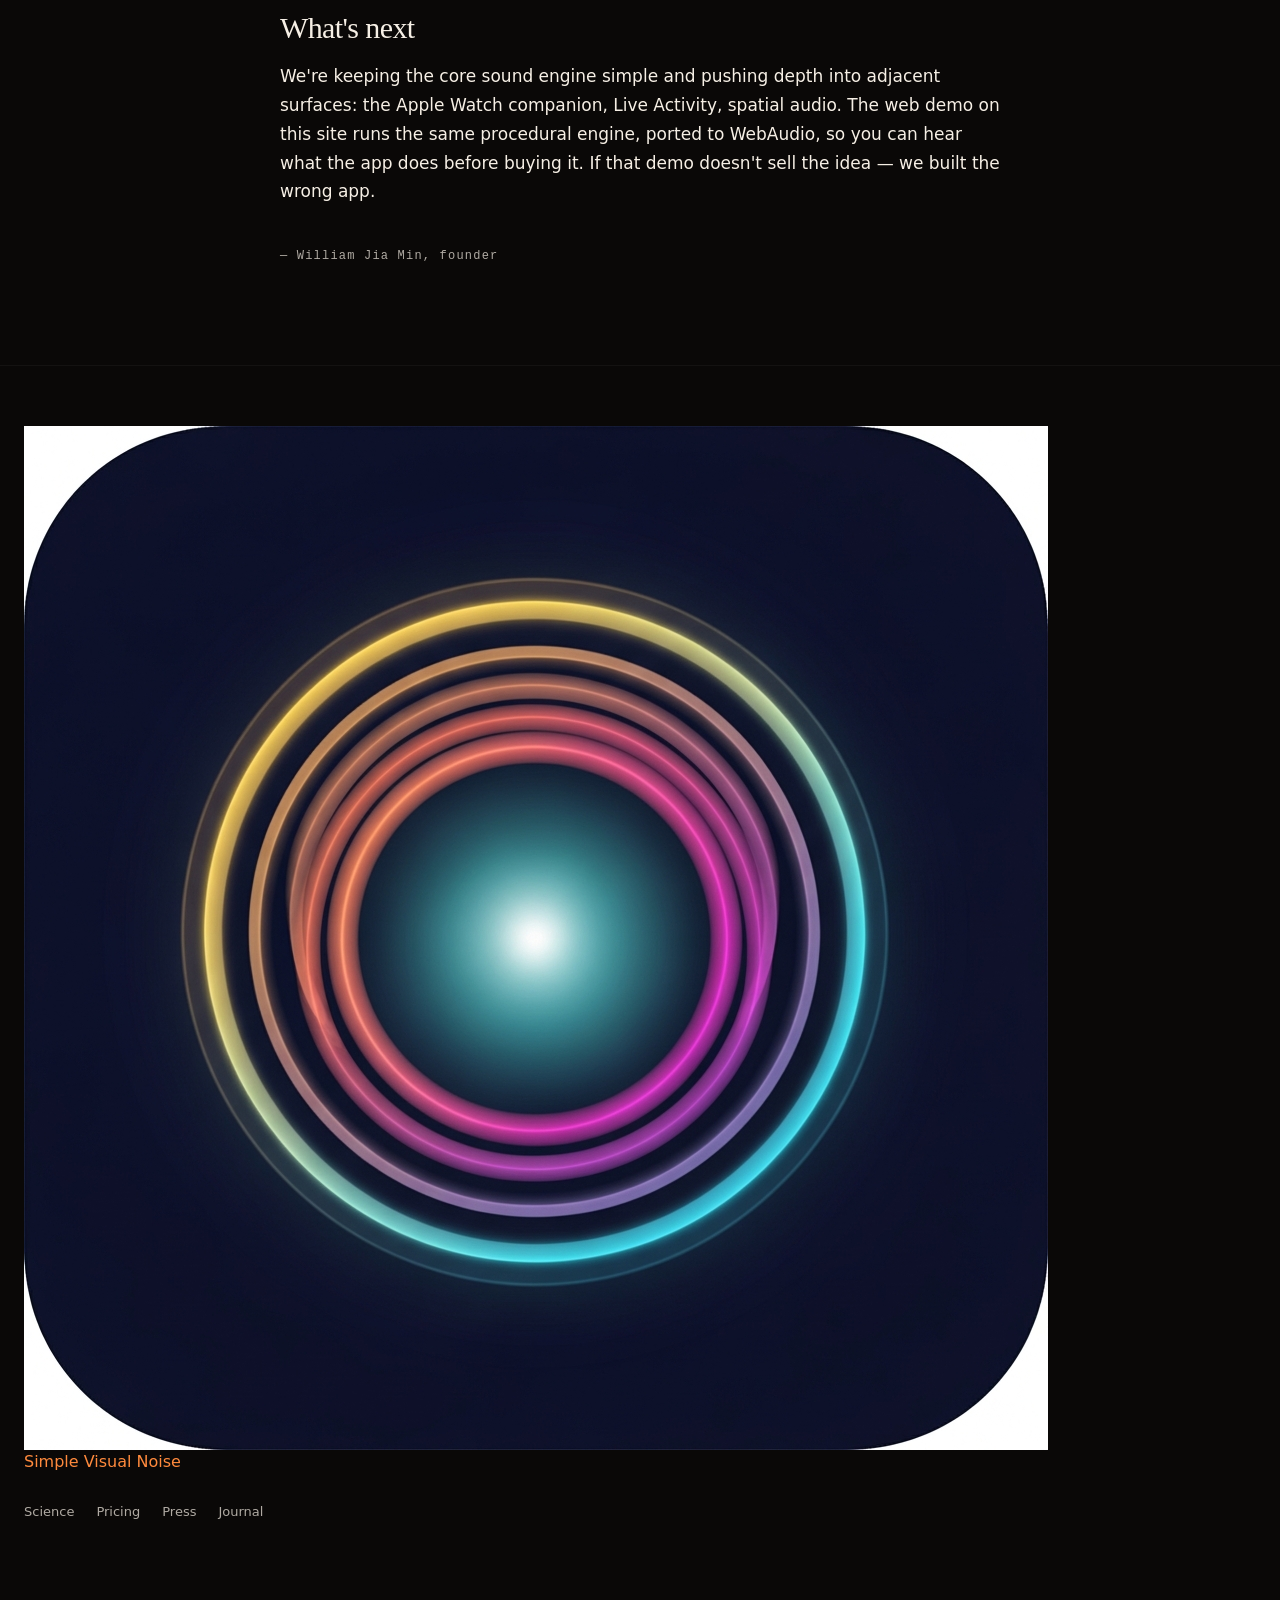
<file: blog/why-simple-visual-noise.html>
<!DOCTYPE html>
<html lang="en">
<head>
  <meta charset="utf-8" />
  <meta name="viewport" content="width=device-width, initial-scale=1" />
  <title>Why we built Simple Visual Noise · Journal</title>
  <meta name="description" content="A manifesto on what an ambient-sound app could be if it were a synth and not a sample library." />
  <link rel="icon" href="../assets/icons/appicon-modern.png" />
  <link rel="stylesheet" href="../styles/base.css" />
  <link rel="stylesheet" href="../styles/layout.css" />
  <style>
    .post-hero { padding: 130px 0 30px; }
    .post-body { padding: 40px 0 80px; }
    .post-body .container { max-width: 720px; }
    .post-body h2 {
      font-family: var(--font-display);
      font-size: 30px; font-weight: 500;
      letter-spacing: -0.02em;
      margin: 40px 0 12px;
    }
    .post-body p { font-size: 17px; line-height: 1.7; color: var(--text-primary); margin: 0 0 18px; }
    .post-body p strong { color: var(--accent); }
    .post-body blockquote {
      border-left: 2px solid var(--accent);
      padding: 6px 0 6px 20px;
      margin: 24px 0;
      font-style: italic;
      color: var(--text-secondary);
      font-size: 17px;
    }
    .meta { font-family: var(--font-mono); font-size: 11.5px; letter-spacing: 0.12em; text-transform: uppercase; color: var(--text-secondary); }
  </style>
</head>
<body>

  <nav class="site-nav">
    <div class="container">
      <a class="brand" href="../"><img src="../assets/icons/appicon-modern.png" alt="SVN" />Simple Visual Noise</a>
      <div class="spacer"></div>
      <ul class="nav-links">
        <li><a href="../science.html">Science</a></li>
        <li><a href="../pricing.html">Pricing</a></li>
        <li><a href="./">Journal</a></li>
      </ul>
    </div>
  </nav>

  <section class="post-hero">
    <div class="container" style="max-width: 720px;">
      <span class="meta">2026 · 05 · 12 · Manifesto</span>
      <h1 class="display" style="font-size: clamp(40px, 5.5vw, 64px); margin: 14px 0;">Why we built Simple Visual Noise</h1>
      <p class="text-secondary" style="font-size: 17px;">
        Every ambient-sound app on the store ships a library of MP3s. We
        thought there was a more interesting answer.
      </p>
    </div>
  </section>

  <section class="post-body">
    <div class="container">
      <p>
        Open the App Store and search "white noise". You'll see thirty
        apps, all variations of the same thing: a grid of preset cards,
        each one a 30-second sample looped. The interface is a volume
        slider. Maybe a timer. The premium tier costs $4 a month for
        access to <em>more samples</em>.
      </p>

      <p>
        Sound is interesting. The app category that surrounds it is not.
      </p>

      <h2>What we wanted instead</h2>
      <p>
        Three things that don't exist together anywhere:
      </p>

      <p>
        <strong>1. A synth, not a sample library.</strong> Every sample
        loops. Every loop has a seam your brain learns to hear over the
        first ten minutes. Procedural noise has no loop — α (the spectral
        tilt parameter) gives you a continuous palette from "super bright"
        to "deeper than brown", and every second is novel.
      </p>

      <p>
        <strong>2. Premade visuals, never streamed AI.</strong> The
        mood-image generation category is exciting in the abstract and
        frustrating in practice — surprise outputs, slow latency, network
        dependence. We pre-rendered ten Krea moods, reviewed every one,
        and shipped them in the bundle. The mood layer is therefore
        deterministic, fast, and under our editorial control.
      </p>

      <p>
        <strong>3. Generative composition without a subscription.</strong>
        Endel's pitch — "infinite personalized soundscapes" — turns out
        to be ~250 lines of code if you build it as a synthesis problem
        instead of an AI product. Per-layer modulators (sine, triangle,
        random-walk, beating) with phase offsets, evolving the mix over
        minutes. The composer is part of the app, not a service.
      </p>

      <h2>What we left behind</h2>
      <p>
        Subscriptions. Sample marketplaces. "Sleep stories" with
        celebrity voiceovers. Daily content drops. Account systems. Push
        notifications. Cloud personalization. We don't take any of those
        bets — they all push the app toward attention-economy churn and
        away from being a tool you forget about and trust.
      </p>

      <blockquote>
        A sound app should feel like a Casio digital watch: bought once,
        carried for a decade, never needs anything from you.
      </blockquote>

      <h2>What's next</h2>
      <p>
        We're keeping the core sound engine simple and pushing depth
        into adjacent surfaces: the Apple Watch companion, Live Activity,
        spatial audio. The web demo on this site runs the same procedural
        engine, ported to WebAudio, so you can hear what the app does
        before buying it. If that demo doesn't sell the idea — we built
        the wrong app.
      </p>

      <p style="margin-top: 40px; font-family: var(--font-mono); font-size: 12px; letter-spacing: 0.1em; color: var(--text-secondary);">
        — William Jia Min, founder
      </p>
    </div>
  </section>

  <footer class="site-footer">
    <div class="container">
      <div>
        <a class="brand" href="../"><img src="../assets/icons/appicon-modern.png" alt="SVN" />Simple Visual Noise</a>
      </div>
      <div class="footer-links">
        <a href="../science.html">Science</a>
        <a href="../pricing.html">Pricing</a>
        <a href="../press.html">Press</a>
        <a href="./">Journal</a>
      </div>
    </div>
  </footer>

</body>
</html>
</file>
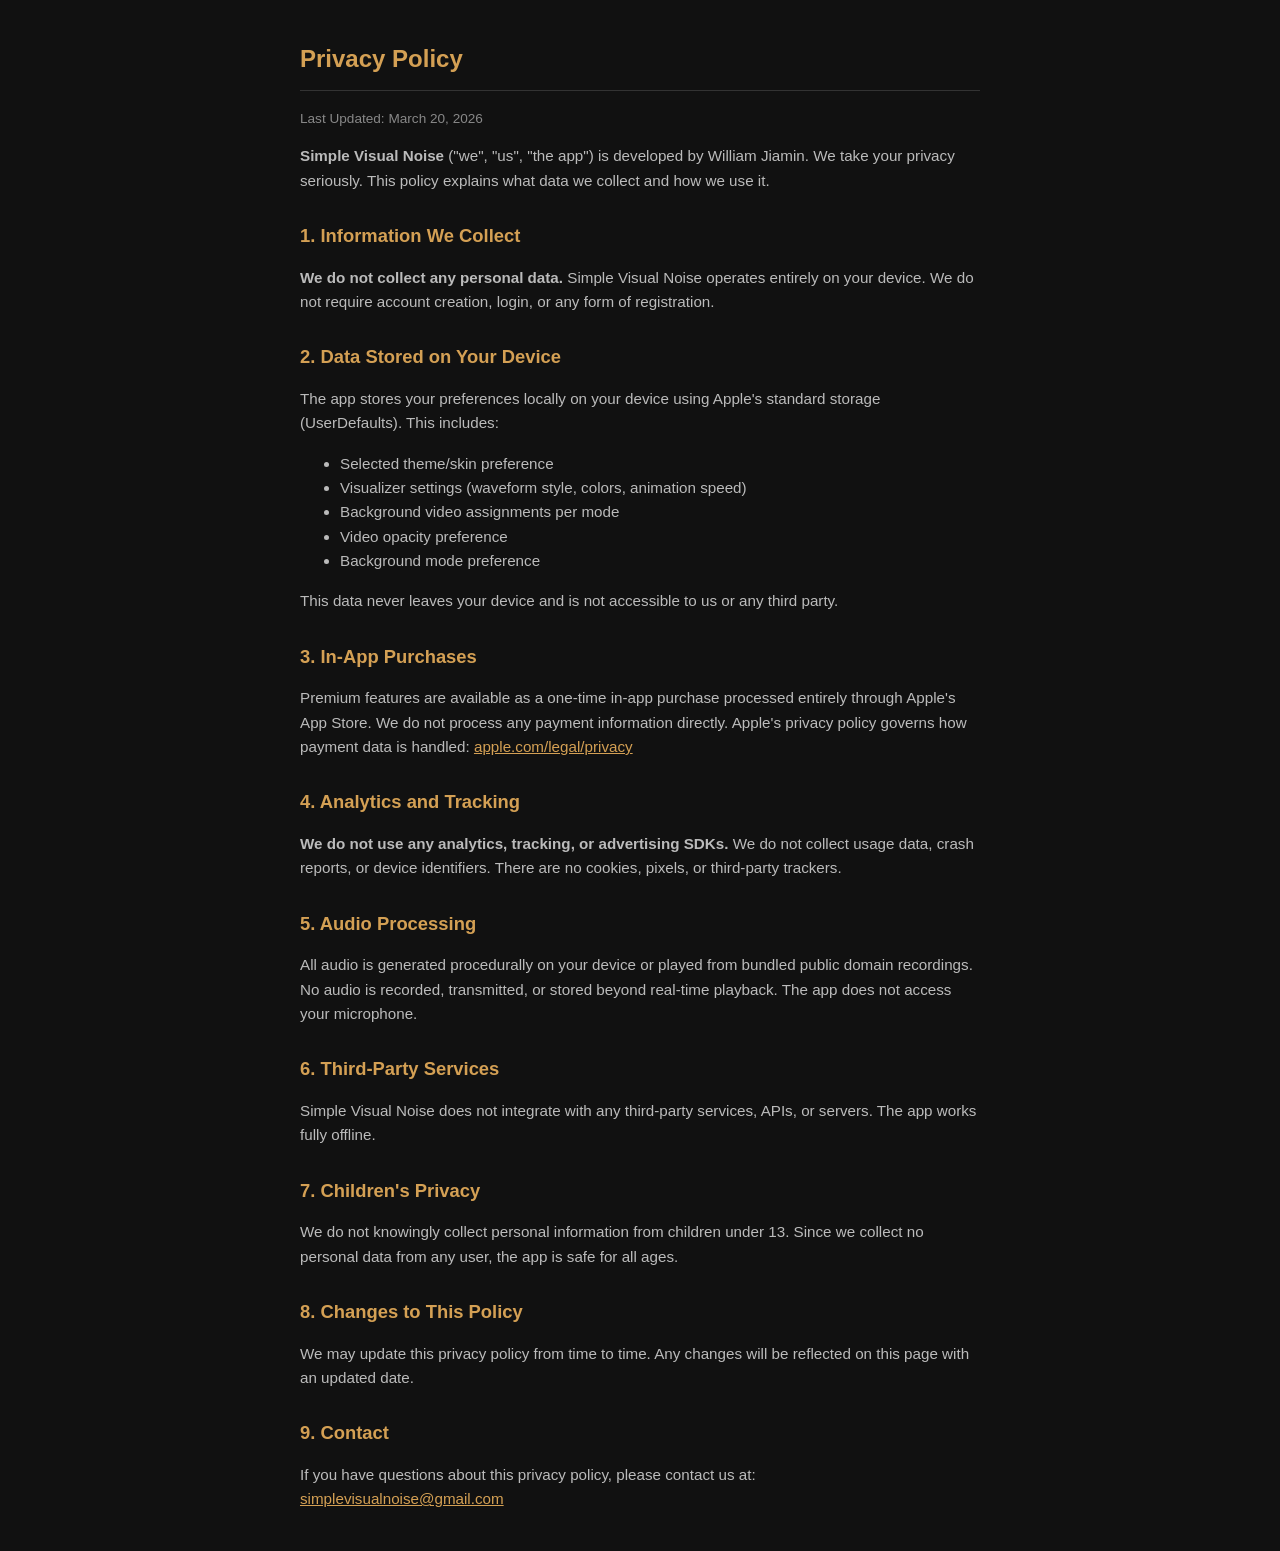
<file: legal/privacy-policy.html>
<!DOCTYPE html>
<html lang="en">
<head>
<meta charset="UTF-8">
<meta name="viewport" content="width=device-width, initial-scale=1.0">
<title>Simple Visual Noise - Privacy Policy</title>
<style>
  body { font-family: -apple-system, BlinkMacSystemFont, 'Segoe UI', Roboto, sans-serif; max-width: 680px; margin: 0 auto; padding: 24px 16px; background: #111; color: #e0e0e0; line-height: 1.6; }
  h1 { color: #D4A054; font-size: 1.5em; border-bottom: 1px solid #333; padding-bottom: 12px; }
  h2 { color: #D4A054; font-size: 1.15em; margin-top: 28px; }
  p, li { font-size: 0.95em; color: #bbb; }
  a { color: #D4A054; }
  .updated { font-size: 0.85em; color: #888; }
</style>
</head>
<body>
<h1>Privacy Policy</h1>
<p class="updated">Last Updated: March 20, 2026</p>

<p><strong>Simple Visual Noise</strong> ("we", "us", "the app") is developed by William Jiamin. We take your privacy seriously. This policy explains what data we collect and how we use it.</p>

<h2>1. Information We Collect</h2>
<p><strong>We do not collect any personal data.</strong> Simple Visual Noise operates entirely on your device. We do not require account creation, login, or any form of registration.</p>

<h2>2. Data Stored on Your Device</h2>
<p>The app stores your preferences locally on your device using Apple's standard storage (UserDefaults). This includes:</p>
<ul>
  <li>Selected theme/skin preference</li>
  <li>Visualizer settings (waveform style, colors, animation speed)</li>
  <li>Background video assignments per mode</li>
  <li>Video opacity preference</li>
  <li>Background mode preference</li>
</ul>
<p>This data never leaves your device and is not accessible to us or any third party.</p>

<h2>3. In-App Purchases</h2>
<p>Premium features are available as a one-time in-app purchase processed entirely through Apple's App Store. We do not process any payment information directly. Apple's privacy policy governs how payment data is handled: <a href="https://www.apple.com/legal/privacy/">apple.com/legal/privacy</a></p>

<h2>4. Analytics and Tracking</h2>
<p><strong>We do not use any analytics, tracking, or advertising SDKs.</strong> We do not collect usage data, crash reports, or device identifiers. There are no cookies, pixels, or third-party trackers.</p>

<h2>5. Audio Processing</h2>
<p>All audio is generated procedurally on your device or played from bundled public domain recordings. No audio is recorded, transmitted, or stored beyond real-time playback. The app does not access your microphone.</p>

<h2>6. Third-Party Services</h2>
<p>Simple Visual Noise does not integrate with any third-party services, APIs, or servers. The app works fully offline.</p>

<h2>7. Children's Privacy</h2>
<p>We do not knowingly collect personal information from children under 13. Since we collect no personal data from any user, the app is safe for all ages.</p>

<h2>8. Changes to This Policy</h2>
<p>We may update this privacy policy from time to time. Any changes will be reflected on this page with an updated date.</p>

<h2>9. Contact</h2>
<p>If you have questions about this privacy policy, please contact us at:<br>
<a href="mailto:simplevisualnoise@gmail.com">simplevisualnoise@gmail.com</a></p>

</body>
</html>
</file>
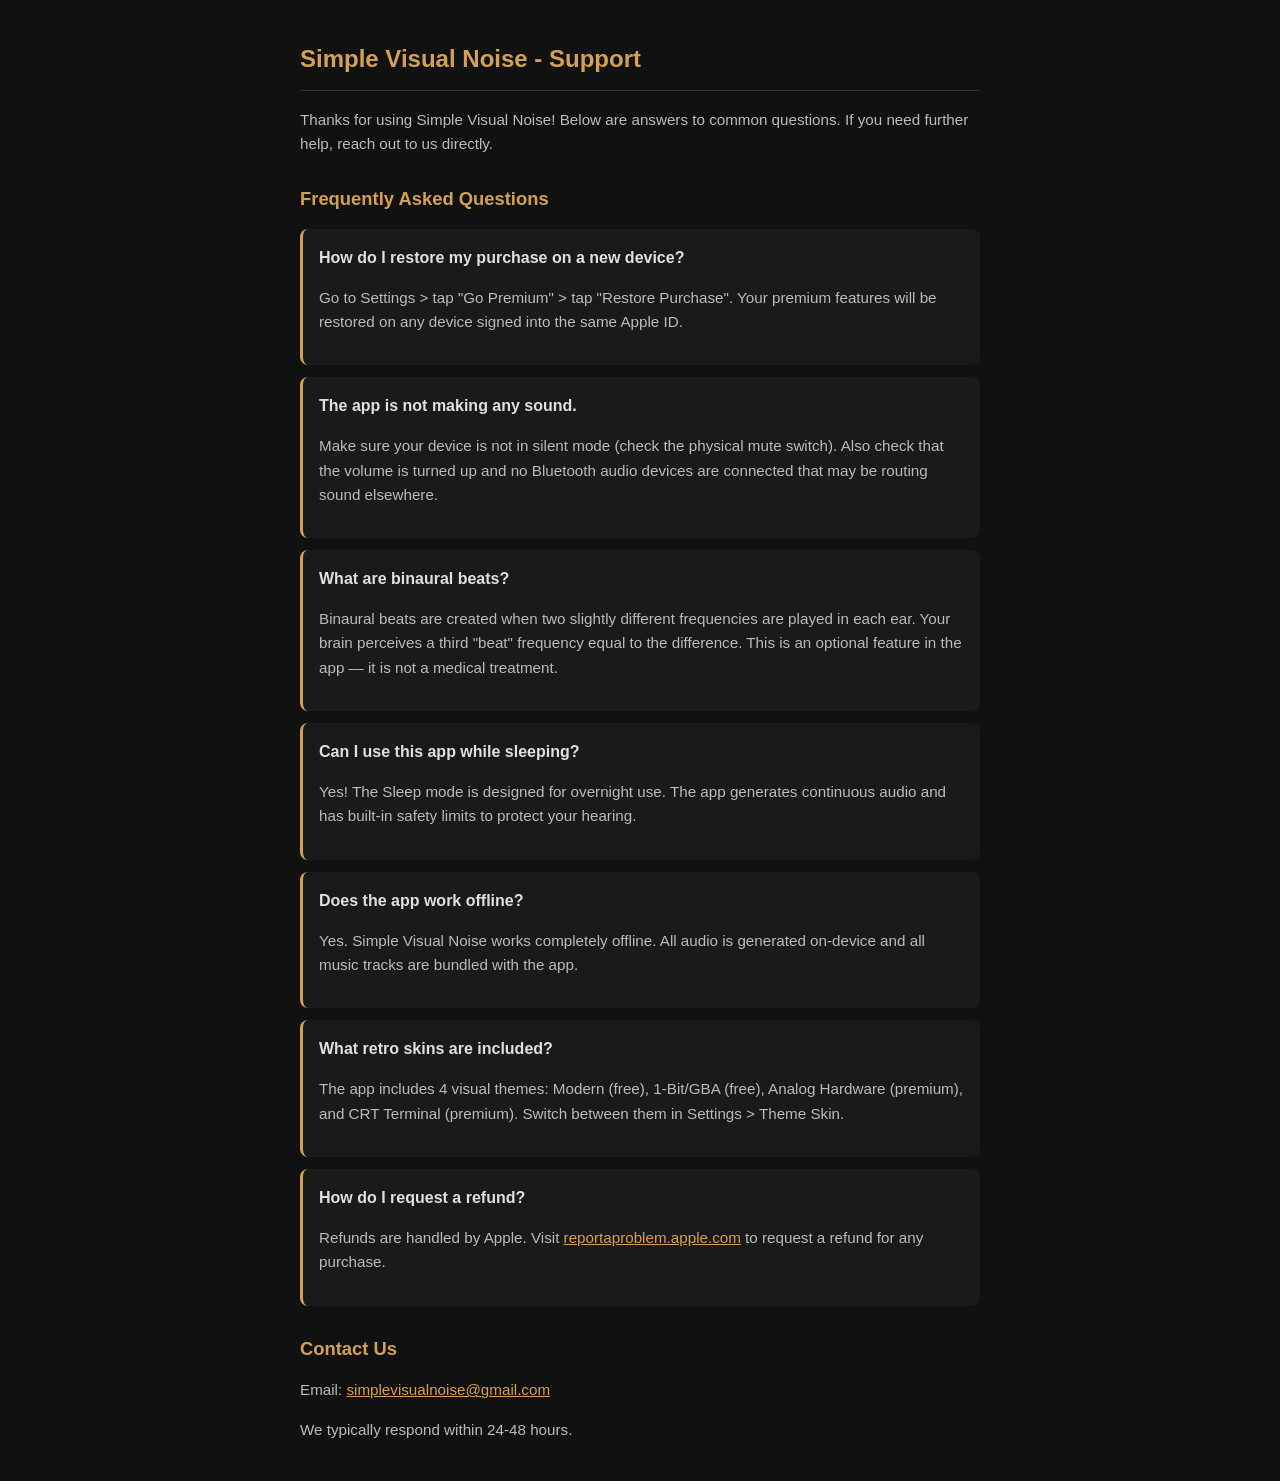
<file: legal/support.html>
<!DOCTYPE html>
<html lang="en">
<head>
<meta charset="UTF-8">
<meta name="viewport" content="width=device-width, initial-scale=1.0">
<title>Simple Visual Noise - Support</title>
<style>
  body { font-family: -apple-system, BlinkMacSystemFont, 'Segoe UI', Roboto, sans-serif; max-width: 680px; margin: 0 auto; padding: 24px 16px; background: #111; color: #e0e0e0; line-height: 1.6; }
  h1 { color: #D4A054; font-size: 1.5em; border-bottom: 1px solid #333; padding-bottom: 12px; }
  h2 { color: #D4A054; font-size: 1.15em; margin-top: 28px; }
  p, li { font-size: 0.95em; color: #bbb; }
  a { color: #D4A054; }
  .faq { background: #1a1a1a; border-radius: 8px; padding: 16px; margin: 12px 0; border-left: 3px solid #D4A054; }
  .faq strong { color: #e0e0e0; }
</style>
</head>
<body>
<h1>Simple Visual Noise - Support</h1>

<p>Thanks for using Simple Visual Noise! Below are answers to common questions. If you need further help, reach out to us directly.</p>

<h2>Frequently Asked Questions</h2>

<div class="faq">
<strong>How do I restore my purchase on a new device?</strong>
<p>Go to Settings > tap "Go Premium" > tap "Restore Purchase". Your premium features will be restored on any device signed into the same Apple ID.</p>
</div>

<div class="faq">
<strong>The app is not making any sound.</strong>
<p>Make sure your device is not in silent mode (check the physical mute switch). Also check that the volume is turned up and no Bluetooth audio devices are connected that may be routing sound elsewhere.</p>
</div>

<div class="faq">
<strong>What are binaural beats?</strong>
<p>Binaural beats are created when two slightly different frequencies are played in each ear. Your brain perceives a third "beat" frequency equal to the difference. This is an optional feature in the app — it is not a medical treatment.</p>
</div>

<div class="faq">
<strong>Can I use this app while sleeping?</strong>
<p>Yes! The Sleep mode is designed for overnight use. The app generates continuous audio and has built-in safety limits to protect your hearing.</p>
</div>

<div class="faq">
<strong>Does the app work offline?</strong>
<p>Yes. Simple Visual Noise works completely offline. All audio is generated on-device and all music tracks are bundled with the app.</p>
</div>

<div class="faq">
<strong>What retro skins are included?</strong>
<p>The app includes 4 visual themes: Modern (free), 1-Bit/GBA (free), Analog Hardware (premium), and CRT Terminal (premium). Switch between them in Settings > Theme Skin.</p>
</div>

<div class="faq">
<strong>How do I request a refund?</strong>
<p>Refunds are handled by Apple. Visit <a href="https://reportaproblem.apple.com">reportaproblem.apple.com</a> to request a refund for any purchase.</p>
</div>

<h2>Contact Us</h2>
<p>Email: <a href="mailto:simplevisualnoise@gmail.com">simplevisualnoise@gmail.com</a></p>
<p>We typically respond within 24-48 hours.</p>

</body>
</html>
</file>
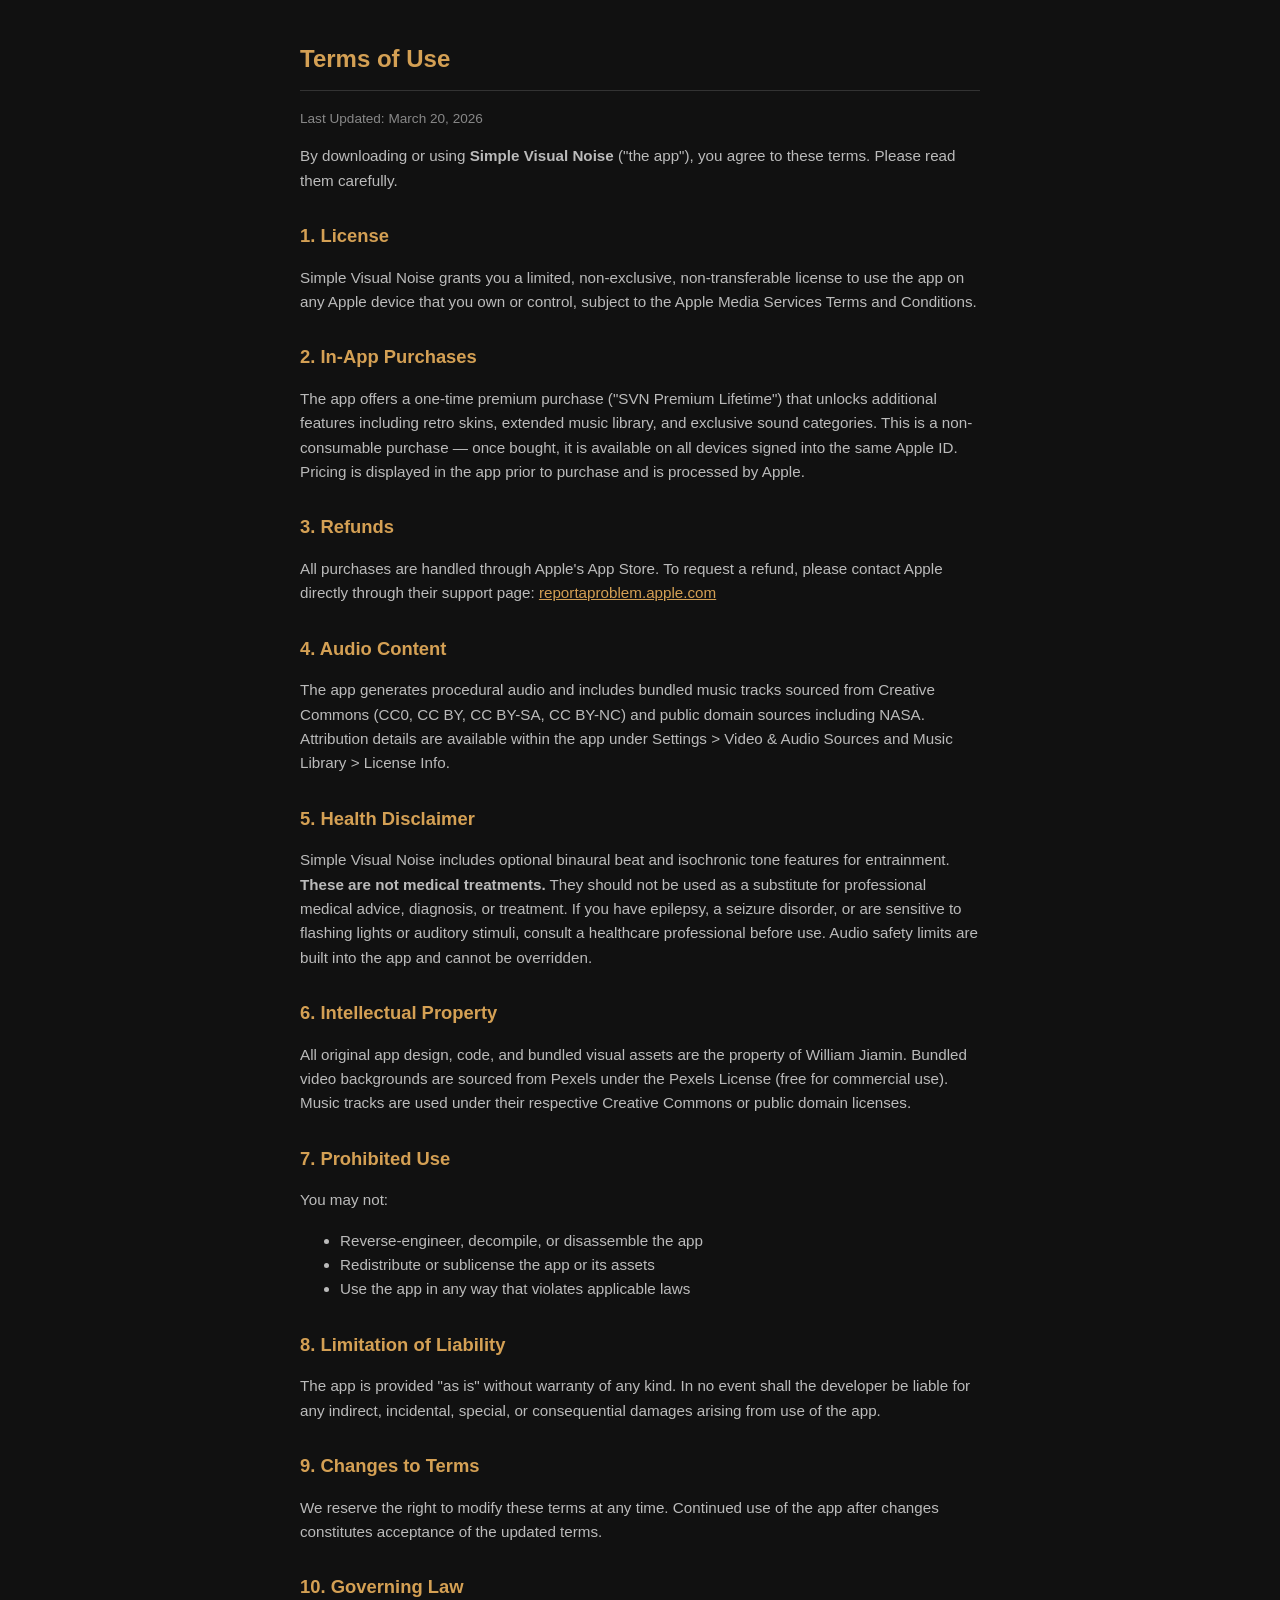
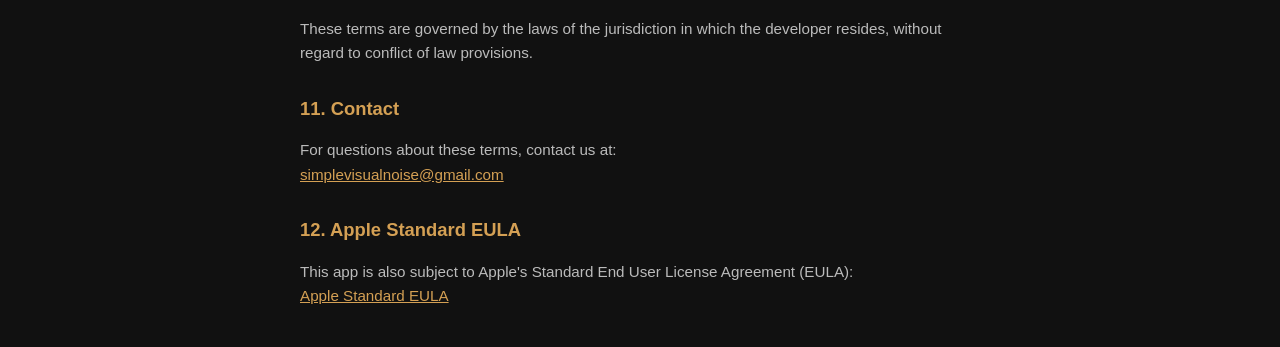
<file: legal/terms-of-use.html>
<!DOCTYPE html>
<html lang="en">
<head>
<meta charset="UTF-8">
<meta name="viewport" content="width=device-width, initial-scale=1.0">
<title>Simple Visual Noise - Terms of Use</title>
<style>
  body { font-family: -apple-system, BlinkMacSystemFont, 'Segoe UI', Roboto, sans-serif; max-width: 680px; margin: 0 auto; padding: 24px 16px; background: #111; color: #e0e0e0; line-height: 1.6; }
  h1 { color: #D4A054; font-size: 1.5em; border-bottom: 1px solid #333; padding-bottom: 12px; }
  h2 { color: #D4A054; font-size: 1.15em; margin-top: 28px; }
  p, li { font-size: 0.95em; color: #bbb; }
  a { color: #D4A054; }
  .updated { font-size: 0.85em; color: #888; }
</style>
</head>
<body>
<h1>Terms of Use</h1>
<p class="updated">Last Updated: March 20, 2026</p>

<p>By downloading or using <strong>Simple Visual Noise</strong> ("the app"), you agree to these terms. Please read them carefully.</p>

<h2>1. License</h2>
<p>Simple Visual Noise grants you a limited, non-exclusive, non-transferable license to use the app on any Apple device that you own or control, subject to the Apple Media Services Terms and Conditions.</p>

<h2>2. In-App Purchases</h2>
<p>The app offers a one-time premium purchase ("SVN Premium Lifetime") that unlocks additional features including retro skins, extended music library, and exclusive sound categories. This is a non-consumable purchase — once bought, it is available on all devices signed into the same Apple ID. Pricing is displayed in the app prior to purchase and is processed by Apple.</p>

<h2>3. Refunds</h2>
<p>All purchases are handled through Apple's App Store. To request a refund, please contact Apple directly through their support page: <a href="https://reportaproblem.apple.com">reportaproblem.apple.com</a></p>

<h2>4. Audio Content</h2>
<p>The app generates procedural audio and includes bundled music tracks sourced from Creative Commons (CC0, CC BY, CC BY-SA, CC BY-NC) and public domain sources including NASA. Attribution details are available within the app under Settings > Video & Audio Sources and Music Library > License Info.</p>

<h2>5. Health Disclaimer</h2>
<p>Simple Visual Noise includes optional binaural beat and isochronic tone features for entrainment. <strong>These are not medical treatments.</strong> They should not be used as a substitute for professional medical advice, diagnosis, or treatment. If you have epilepsy, a seizure disorder, or are sensitive to flashing lights or auditory stimuli, consult a healthcare professional before use. Audio safety limits are built into the app and cannot be overridden.</p>

<h2>6. Intellectual Property</h2>
<p>All original app design, code, and bundled visual assets are the property of William Jiamin. Bundled video backgrounds are sourced from Pexels under the Pexels License (free for commercial use). Music tracks are used under their respective Creative Commons or public domain licenses.</p>

<h2>7. Prohibited Use</h2>
<p>You may not:</p>
<ul>
  <li>Reverse-engineer, decompile, or disassemble the app</li>
  <li>Redistribute or sublicense the app or its assets</li>
  <li>Use the app in any way that violates applicable laws</li>
</ul>

<h2>8. Limitation of Liability</h2>
<p>The app is provided "as is" without warranty of any kind. In no event shall the developer be liable for any indirect, incidental, special, or consequential damages arising from use of the app.</p>

<h2>9. Changes to Terms</h2>
<p>We reserve the right to modify these terms at any time. Continued use of the app after changes constitutes acceptance of the updated terms.</p>

<h2>10. Governing Law</h2>
<p>These terms are governed by the laws of the jurisdiction in which the developer resides, without regard to conflict of law provisions.</p>

<h2>11. Contact</h2>
<p>For questions about these terms, contact us at:<br>
<a href="mailto:simplevisualnoise@gmail.com">simplevisualnoise@gmail.com</a></p>

<h2>12. Apple Standard EULA</h2>
<p>This app is also subject to Apple's Standard End User License Agreement (EULA):<br>
<a href="https://www.apple.com/legal/internet-services/itunes/dev/stdeula/">Apple Standard EULA</a></p>

</body>
</html>
</file>
<file: styles/base.css>
/* base.css — design tokens + reset.
   Tokens mirror the iOS app's SVN.Palette so the website feels like the
   same product on a different surface. Override --accent at runtime to
   recolor per-mood. */

:root {
  /* Palette */
  --bg-deep:        #0a0807;
  --bg-elevated:    #15110d;
  --surface:        #1b1611;
  --text-primary:   #f6efe5;
  --text-secondary: rgba(246, 239, 229, 0.7);
  --text-tertiary:  rgba(246, 239, 229, 0.45);
  --accent:         #ff8a3d;
  --accent-glow:    #ffb275;
  --card-stroke:    rgba(255, 255, 255, 0.08);
  --chip-stroke:    rgba(255, 255, 255, 0.12);
  --glass:          rgba(255, 255, 255, 0.04);
  --danger:         #ff6b6b;
  --success:        #5bd09f;

  /* Geometry */
  --radius-sm: 8px;
  --radius-md: 14px;
  --radius-lg: 24px;
  --radius-xl: 36px;
  --shadow-card: 0 16px 48px rgba(0, 0, 0, 0.55);

  /* Typography */
  --font-display: 'GT Sectra', 'Cormorant Garamond', 'Times New Roman', serif;
  --font-ui:      -apple-system, BlinkMacSystemFont, 'SF Pro Text', 'Inter', system-ui, sans-serif;
  --font-mono:    'SF Mono', 'JetBrains Mono', Menlo, monospace;
}

* { box-sizing: border-box; }

html, body {
  margin: 0;
  padding: 0;
  background: var(--bg-deep);
  color: var(--text-primary);
  font-family: var(--font-ui);
  font-size: 16px;
  line-height: 1.5;
  -webkit-font-smoothing: antialiased;
  text-rendering: optimizeLegibility;
}

body {
  min-height: 100vh;
  overflow-x: hidden;
}

img { max-width: 100%; height: auto; display: block; }

a {
  color: var(--accent);
  text-decoration: none;
  transition: opacity 0.18s;
}
a:hover { opacity: 0.78; }

button {
  font-family: inherit;
  color: inherit;
  background: none;
  border: 0;
  cursor: pointer;
}

.eyebrow {
  font-family: var(--font-mono);
  font-size: 10.5px;
  letter-spacing: 0.18em;
  text-transform: uppercase;
  color: var(--text-secondary);
}

.display {
  font-family: var(--font-display);
  font-weight: 500;
  letter-spacing: -0.02em;
  line-height: 1.02;
  margin: 0;
}

.italic { font-style: italic; }

.mono { font-family: var(--font-mono); }

.text-secondary { color: var(--text-secondary); }
.text-tertiary  { color: var(--text-tertiary); }
.accent         { color: var(--accent); }

.container {
  width: min(1240px, 100% - 48px);
  margin-inline: auto;
}

/* Glass primitives — mirror SVNGlassCard */
.glass-card {
  background:
    linear-gradient(180deg, rgba(255,255,255,0.05), rgba(255,255,255,0.015)),
    rgba(255, 255, 255, 0.02);
  backdrop-filter: blur(20px) saturate(140%);
  -webkit-backdrop-filter: blur(20px) saturate(140%);
  border: 1px solid var(--card-stroke);
  border-radius: var(--radius-lg);
  padding: 22px;
  box-shadow: var(--shadow-card);
}

.glass-chip {
  display: inline-flex;
  align-items: center;
  gap: 6px;
  padding: 6px 10px;
  border-radius: 999px;
  background: var(--glass);
  border: 1px solid var(--chip-stroke);
  backdrop-filter: blur(10px);
  -webkit-backdrop-filter: blur(10px);
  font-family: var(--font-mono);
  font-size: 10.5px;
  letter-spacing: 0.08em;
  color: var(--text-secondary);
}

.btn-primary {
  display: inline-flex;
  align-items: center;
  gap: 8px;
  padding: 14px 22px;
  border-radius: 999px;
  background: linear-gradient(180deg, var(--accent-glow), var(--accent));
  color: #1a0c04;
  font-weight: 600;
  font-size: 15px;
  box-shadow: 0 14px 32px rgba(255, 138, 61, 0.45);
  transition: transform 0.18s, box-shadow 0.18s;
}
.btn-primary:hover {
  transform: translateY(-1px);
  box-shadow: 0 18px 38px rgba(255, 138, 61, 0.55);
}
.btn-primary:active { transform: translateY(0); }

.btn-ghost {
  display: inline-flex;
  align-items: center;
  gap: 8px;
  padding: 12px 20px;
  border-radius: 999px;
  background: var(--glass);
  border: 1px solid var(--chip-stroke);
  font-weight: 500;
  font-size: 14px;
  color: var(--text-primary);
}
.btn-ghost:hover { background: rgba(255,255,255,0.06); }
.btn-ghost.is-active {
  background: rgba(255,138,61,0.18);
  border-color: var(--accent);
  color: var(--accent);
}

/* Sections */
section { padding: 96px 0; }
section + section { border-top: 1px solid rgba(255, 255, 255, 0.04); }

h2.section-title {
  font-family: var(--font-display);
  font-size: clamp(36px, 5vw, 56px);
  font-weight: 500;
  letter-spacing: -0.02em;
  line-height: 1.05;
  margin: 0 0 36px;
}

@media (prefers-reduced-motion: reduce) {
  * { animation: none !important; transition: none !important; }
}
</file>
<file: styles/layout.css>
/* layout.css — page-level structure: hero, nav, footer, demo panel. */

/* Nav */
.site-nav {
  position: sticky;
  top: 0;
  z-index: 100;
  padding: 18px 0;
  background: linear-gradient(180deg, rgba(10,8,7,0.85), rgba(10,8,7,0.5));
  backdrop-filter: blur(16px);
  -webkit-backdrop-filter: blur(16px);
}
.site-nav .container {
  display: flex;
  align-items: center;
  gap: 28px;
}
.site-nav .brand {
  display: inline-flex;
  align-items: center;
  gap: 10px;
  font-family: var(--font-display);
  font-size: 17px;
  font-weight: 500;
  color: var(--text-primary);
  letter-spacing: -0.01em;
}
.site-nav .brand img {
  width: 28px; height: 28px;
  border-radius: 7px;
}
.site-nav .nav-links {
  display: flex;
  gap: 22px;
  list-style: none;
  margin: 0;
  padding: 0;
}
.site-nav .nav-links a {
  color: var(--text-secondary);
  font-size: 14px;
}
.site-nav .nav-links a:hover { color: var(--text-primary); }
.site-nav .spacer { flex: 1; }

/* Hero */
.hero {
  position: relative;
  min-height: 100vh;
  padding-top: 120px;
  padding-bottom: 80px;
  overflow: hidden;
  isolation: isolate;
}
.hero #hero-backdrop {
  position: absolute;
  inset: 0;
  background-size: cover;
  background-position: center;
  filter: saturate(105%) brightness(0.55);
  transition: background-image 0.9s ease-in-out;
  z-index: -2;
}
.hero::after {
  content: "";
  position: absolute;
  inset: 0;
  background: linear-gradient(180deg,
    rgba(10,8,7,0.7) 0%,
    rgba(10,8,7,0.45) 40%,
    rgba(10,8,7,0.85) 100%);
  z-index: -1;
}
.hero #noise-canvas {
  position: absolute;
  inset: 0;
  width: 100%;
  height: 100%;
  z-index: -1;
  mix-blend-mode: screen;
  opacity: 0.85;
  pointer-events: none;
}
.hero .container { position: relative; z-index: 1; }

.hero-grid {
  display: grid;
  grid-template-columns: 1fr;
  gap: 40px;
  align-items: end;
}
@media (min-width: 960px) {
  .hero-grid {
    grid-template-columns: minmax(0, 1.2fr) minmax(360px, 1fr);
    gap: 64px;
  }
}

.hero-copy h1 {
  font-family: var(--font-display);
  font-size: clamp(56px, 9vw, 108px);
  font-weight: 500;
  letter-spacing: -0.03em;
  line-height: 0.96;
  margin: 18px 0 26px;
}
.hero-copy .accent-line {
  display: inline-block;
  background: linear-gradient(180deg, var(--accent-glow), var(--accent));
  -webkit-background-clip: text;
  background-clip: text;
  color: transparent;
  font-style: italic;
}
.hero-copy p.lede {
  font-size: clamp(16px, 1.6vw, 19px);
  color: var(--text-secondary);
  max-width: 56ch;
  margin: 0 0 32px;
  line-height: 1.55;
}
.hero-actions {
  display: flex;
  align-items: center;
  flex-wrap: wrap;
  gap: 14px;
}
.app-store-badge {
  display: inline-block;
  border: 1px solid var(--chip-stroke);
  border-radius: 14px;
  padding: 10px 16px;
  background: rgba(0,0,0,0.55);
  color: var(--text-primary);
  font-weight: 600;
  letter-spacing: -0.01em;
}

/* Demo panel */
.demo-panel { padding: 18px; min-width: 0; }
.demo-panel .demo-row {
  display: flex;
  align-items: center;
  gap: 8px;
  flex-wrap: wrap;
}
.demo-panel .demo-row + .demo-row { margin-top: 16px; }
.demo-panel label.demo-label {
  font-family: var(--font-mono);
  font-size: 10.5px;
  letter-spacing: 0.12em;
  color: var(--text-secondary);
  text-transform: uppercase;
  width: 96px;
  flex: 0 0 96px;
}
.demo-panel select,
.demo-panel input[type="range"] {
  flex: 1;
  min-width: 0;
}
.demo-panel select {
  padding: 8px 12px;
  background: var(--glass);
  border: 1px solid var(--chip-stroke);
  border-radius: var(--radius-sm);
  color: var(--text-primary);
}
.demo-panel input[type="range"] {
  accent-color: var(--accent);
}
.demo-panel .readout {
  font-family: var(--font-mono);
  font-size: 11px;
  color: var(--text-secondary);
  min-width: 48px;
  text-align: right;
}
.demo-panel .transport-row {
  display: flex;
  gap: 10px;
  margin-top: 6px;
}
#play-btn {
  flex: 1;
  background: linear-gradient(180deg, var(--accent-glow), var(--accent));
  color: #1a0c04;
  font-weight: 600;
  padding: 14px 20px;
  border-radius: 999px;
  font-size: 15px;
  box-shadow: 0 12px 28px rgba(255, 138, 61, 0.4);
}
#play-btn.is-playing {
  background: rgba(255, 255, 255, 0.08);
  color: var(--text-primary);
  box-shadow: none;
}

/* Mood picker */
.mood-picker {
  display: flex;
  flex-wrap: wrap;
  gap: 8px;
  margin-top: 32px;
  max-width: 100%;
}
.mood-pill {
  display: inline-flex;
  align-items: center;
  gap: 8px;
  padding: 8px 14px;
  border-radius: 999px;
  background: rgba(255,255,255,0.04);
  border: 1px solid var(--chip-stroke);
  color: var(--text-secondary);
  font-size: 13px;
  font-weight: 500;
  transition: background 0.18s, color 0.18s, border-color 0.18s;
}
.mood-pill:hover {
  background: rgba(255,255,255,0.07);
  color: var(--text-primary);
}
.mood-pill.is-active {
  background: rgba(255, 138, 61, 0.16);
  border-color: var(--accent);
  color: var(--accent);
}
.mood-pill-dot {
  width: 10px;
  height: 10px;
  border-radius: 50%;
}

/* Feature row */
.features { padding: 120px 0; }
.features-grid {
  display: grid;
  grid-template-columns: repeat(auto-fit, minmax(240px, 1fr));
  gap: 18px;
}
.feature-card h3 {
  font-family: var(--font-display);
  font-size: 22px;
  font-weight: 500;
  letter-spacing: -0.02em;
  margin: 0 0 8px;
}
.feature-card p {
  color: var(--text-secondary);
  font-size: 14px;
  margin: 0;
  line-height: 1.55;
}
.feature-card .feature-icon {
  width: 32px;
  height: 32px;
  display: inline-flex;
  align-items: center;
  justify-content: center;
  border-radius: 10px;
  background: rgba(255, 138, 61, 0.16);
  color: var(--accent);
  font-size: 16px;
  margin-bottom: 14px;
}

/* Press / blog / pricing common */
.section-intro {
  display: flex;
  flex-direction: column;
  gap: 14px;
  margin-bottom: 40px;
  max-width: 60ch;
}

/* Footer */
footer.site-footer {
  padding: 60px 0 80px;
  border-top: 1px solid rgba(255,255,255,0.04);
  color: var(--text-tertiary);
}
footer.site-footer .container {
  display: flex;
  flex-wrap: wrap;
  gap: 28px;
  justify-content: space-between;
  align-items: flex-start;
}
footer.site-footer .footer-links {
  display: flex;
  gap: 22px;
  font-size: 13px;
}
footer.site-footer .footer-links a { color: var(--text-secondary); }
</file>
